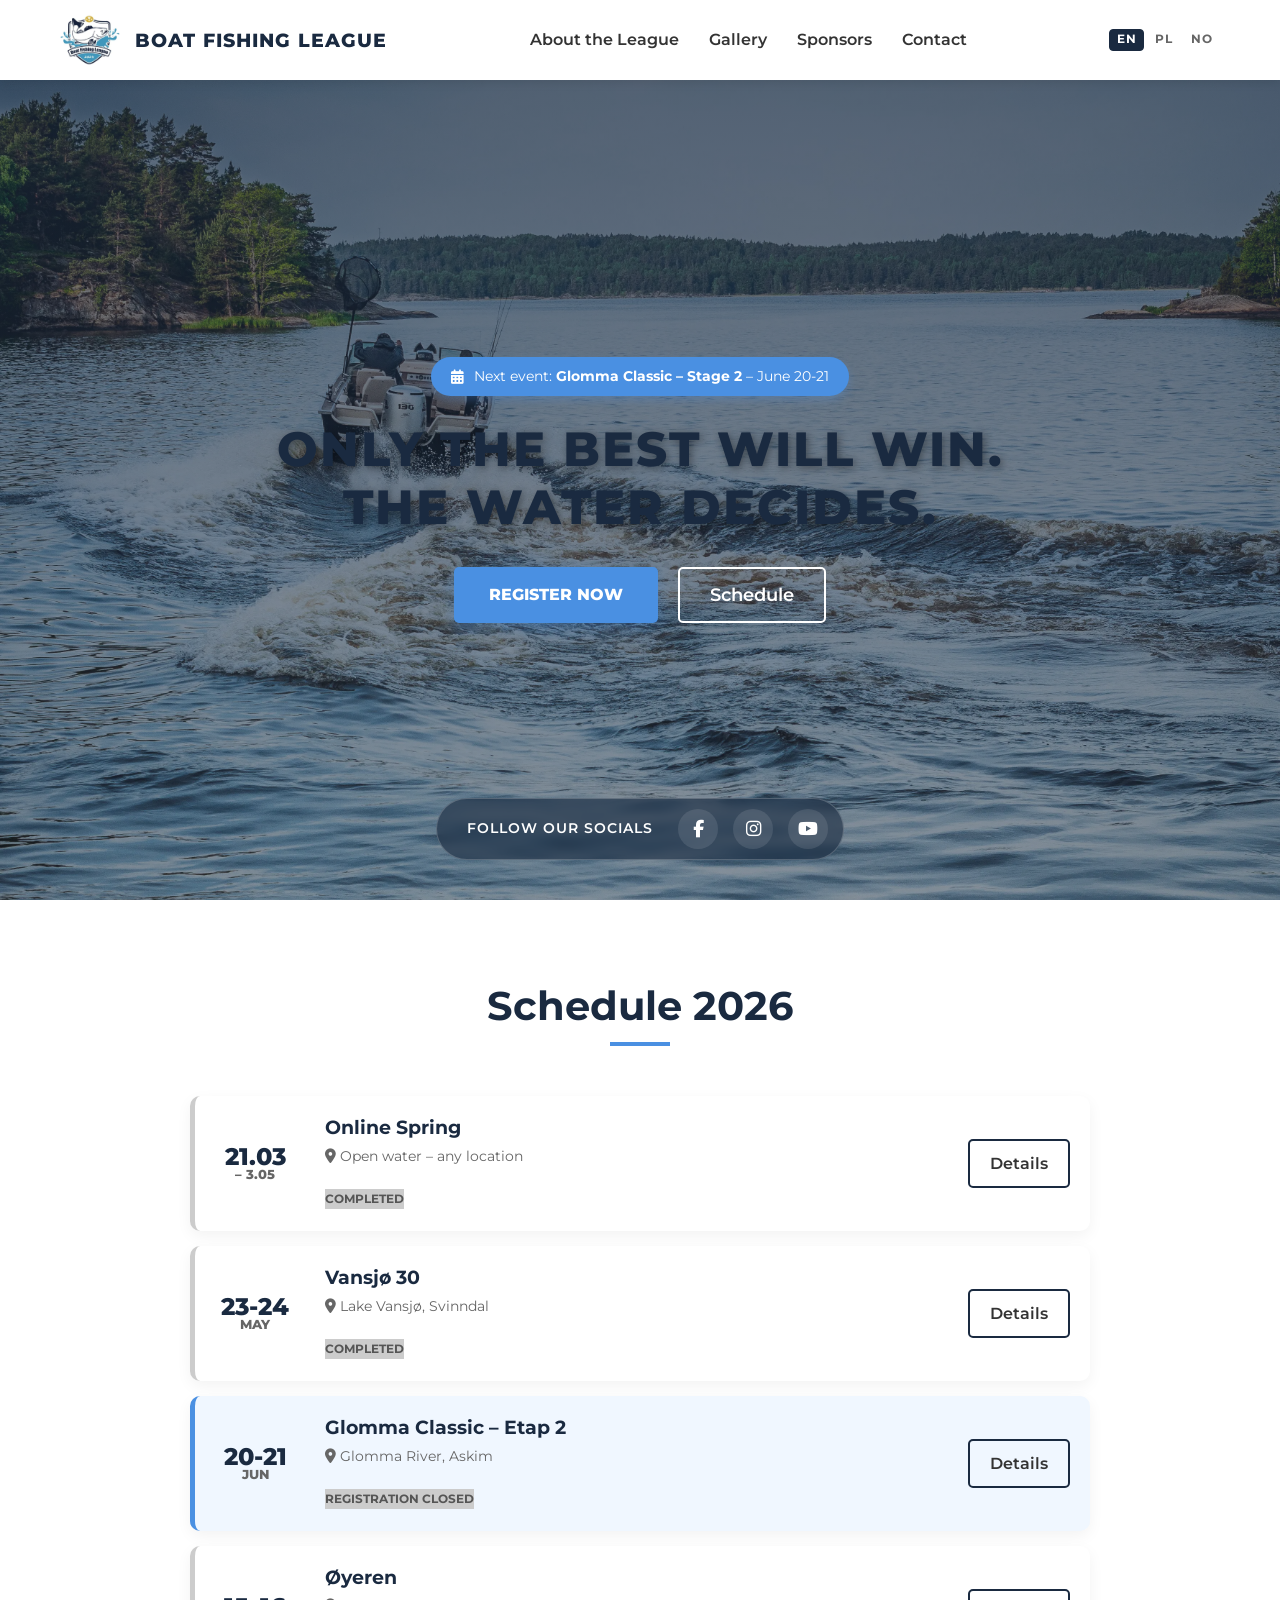
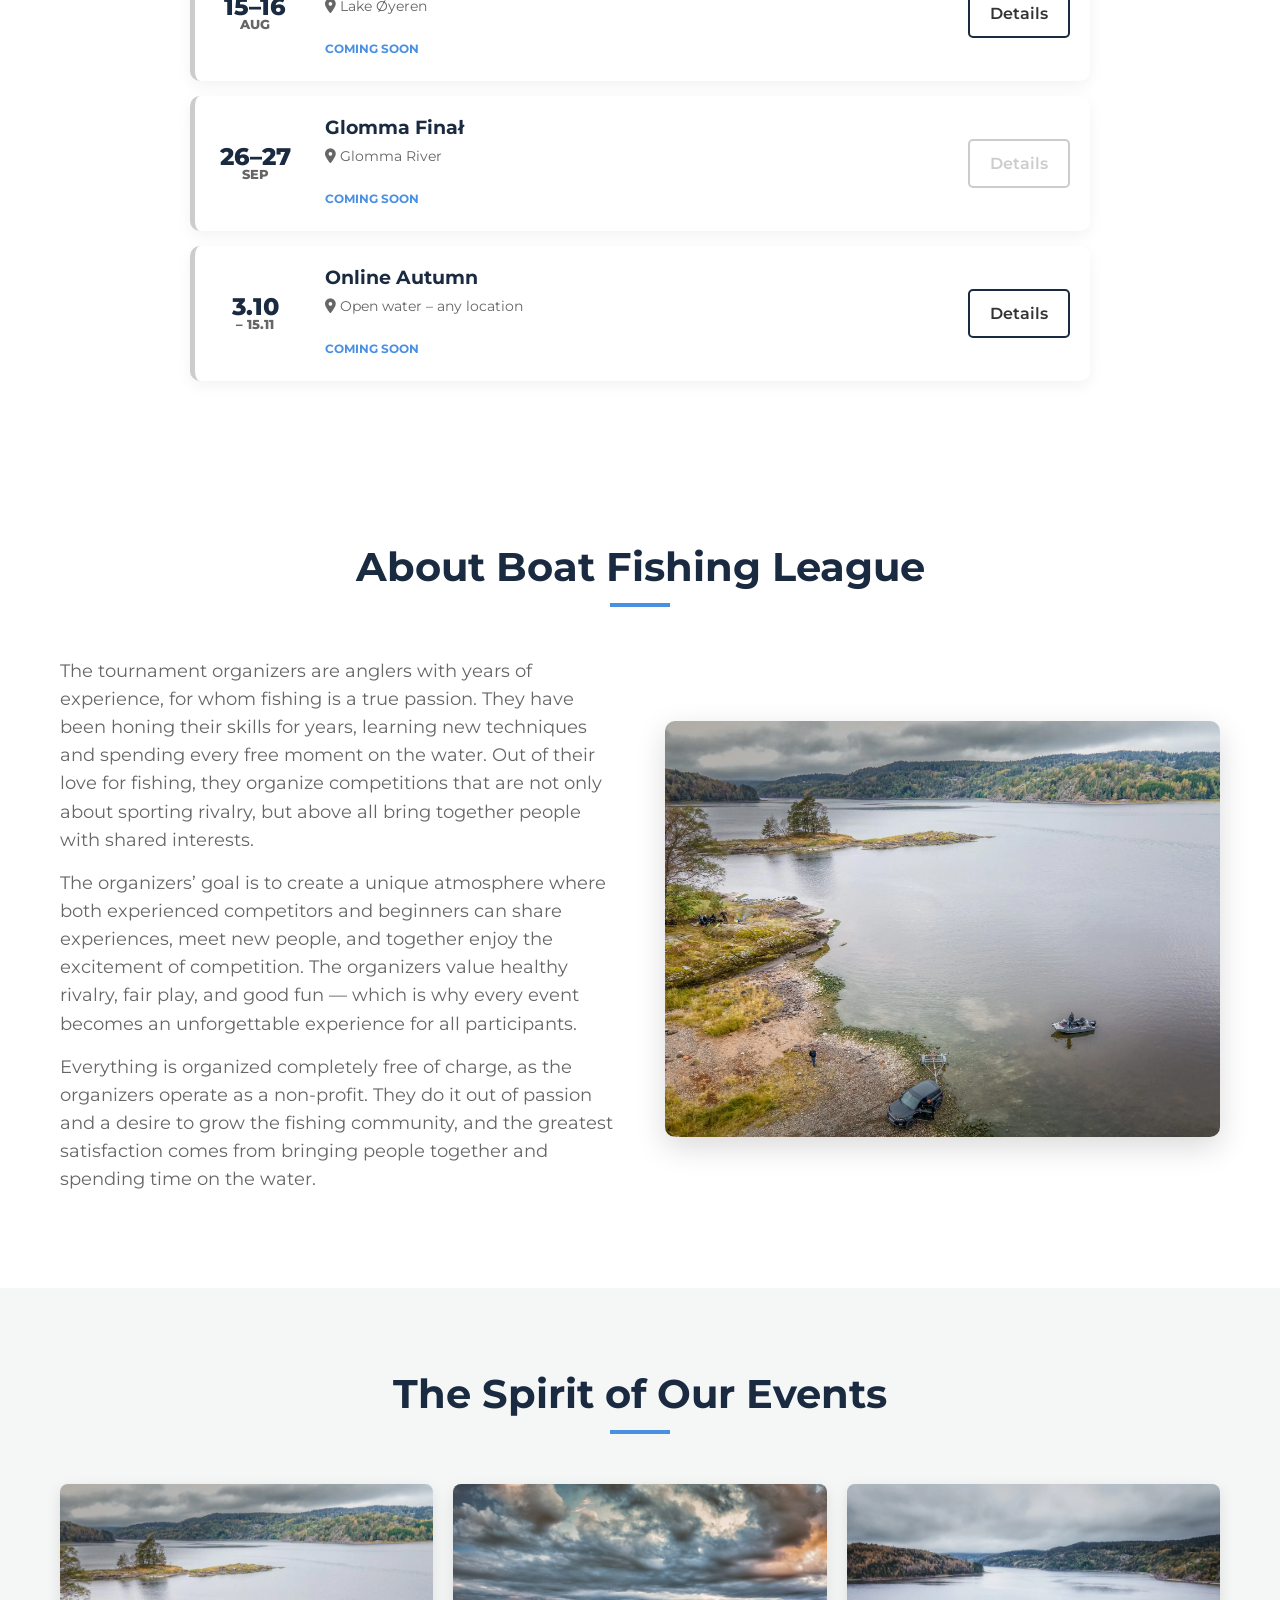
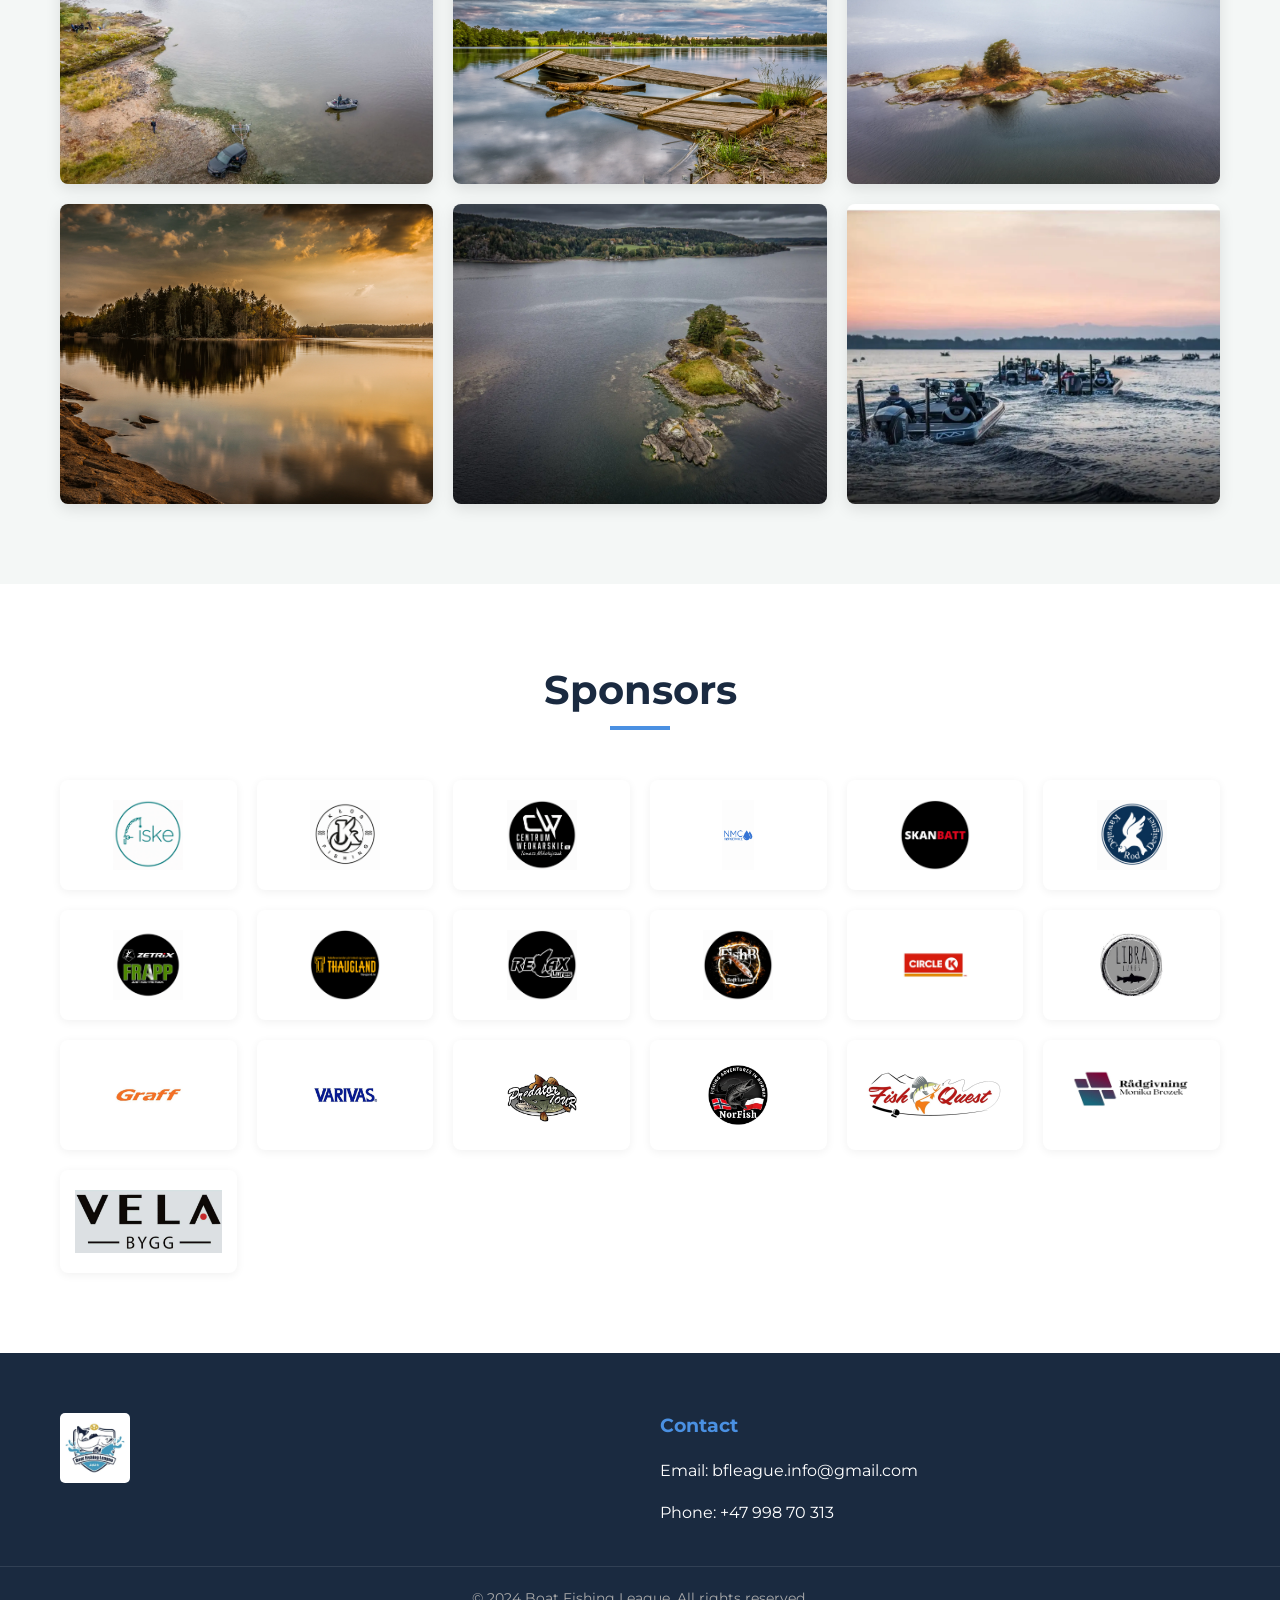
<file: index.html>
<!doctype html>
<html lang="en" data-i18n-title="page.title">
  <head>
    <meta charset="UTF-8" />
    <meta name="viewport" content="width=device-width, initial-scale=1.0" />
    <title>Boat Fishing League | Professional Fishing League</title>
    <link rel="icon" type="image/webp" href="./media/logo.webp" />
    <link rel="stylesheet" href="style.css" />
    <link
      href="https://fonts.googleapis.com/css2?family=Montserrat:wght@400;600;800&display=swap"
      rel="stylesheet"
    />
    <link
      rel="stylesheet"
      href="https://cdnjs.cloudflare.com/ajax/libs/font-awesome/6.4.0/css/all.min.css"
    />
  </head>
  <body>
    <header class="navbar">
      <div class="container nav-container">
        <a href="#" class="logo">
          <img src="./media/logo.webp" alt="Boat Fishing League Logo" />
          <span class="logo-text">Boat Fishing League</span>
        </a>
        <nav class="nav-links">
          <a href="#o-nas" data-i18n="nav.about">About the League</a>
          <a href="#galeria" data-i18n="nav.gallery">Gallery</a>
          <a href="#sponsorzy" data-i18n="nav.sponsors">Sponsors</a>
          <a href="#kontakt" data-i18n="nav.contact">Contact</a>
        </nav>
        <div class="lang-switcher">
          <button class="lang-btn" data-lang="en" aria-pressed="true" title="English">EN</button>
          <button class="lang-btn" data-lang="pl" aria-pressed="false" title="Polski">PL</button>
          <button class="lang-btn" data-lang="no" aria-pressed="false" title="Norsk">NO</button>
        </div>
        <button class="nav-toggle" aria-label="Menu" aria-expanded="false">
          <span></span>
          <span></span>
          <span></span>
        </button>
      </div>
    </header>

    <section class="hero">
      <div class="hero-content">
        <a href="./tournaments/glomma_classic_2.html" class="next-event-badge">
          <i class="fas fa-calendar-alt"></i>
          <span data-i18n-html="hero.badge.text">Next event: <strong>Glomma Classic – Stage 2</strong> – June 20-21</span>
        </a>

        <h1>Only the best will win.<br />The water decides.</h1>

        <div class="hero-btns">
          <a
            href="./tournaments/glomma_classic_2.html"
            class="btn-primary-large"
            data-i18n="hero.register"
            >Register Now</a
          >
          <a href="#terminarz" class="btn-secondary" data-i18n="hero.schedule">Schedule</a>
        </div>
      </div>

      <div class="hero-socials">
        <span data-i18n="hero.socials">Follow our socials</span>
        <a
          href="https://www.facebook.com/profile.php?id=61556155284637"
          target="_blank"
          aria-label="Facebook"
        >
          <i class="fab fa-facebook-f"></i>
        </a>
        <a
          href="https://www.instagram.com/boatfishingleague.official/?igsh=MWF5em00OXhvbTdncQ%3D%3D&utm_source=qr&fbclid=IwY2xjawRwOVVleHRuA2FlbQIxMABicmlkETB3eHM2Zm5scG1QZlVBMzUyc3J0YwZhcHBfaWQPNTE0NzcxNTY5MjI4MDYxAAEeEvO8fvck0DDVHm8iXkCFe1ttn9k77Ga0HYNTlNaCGKZzQ0CMjMNeVmjp_po_aem_hQAX409ZD8eNt70Z_0lSbQ"
          target="_blank"
          aria-label="Instagram"
        >
          <i class="fab fa-instagram"></i>
        </a>
        <a
          href="https://youtube.com/@boatfishingleague?si=8soPc6bQLCnEJpps"
          target="_blank"
          aria-label="YouTube"
        >
          <i class="fab fa-youtube"></i>
        </a>
      </div>
    </section>

    <section id="terminarz" class="section-padding">
      <div class="container">
        <div class="section-header">
          <h2 data-i18n="schedule.title">Schedule 2026</h2>
          <div class="divider center"></div>
        </div>

        <div class="events-grid">
          <div class="event-card">
            <div class="event-date">21.03<span>– 3.05</span></div>
            <div class="event-info">
              <h3>Online Spring</h3>
              <p>
                <i class="fas fa-map-marker-alt"></i>
                <span data-i18n="event.online_spring.location">Open water – any location</span>
              </p>
              <span class="status" style="background: #ccc; color: #555" data-i18n="event.status.completed">Completed</span>
            </div>
            <a href="./tournaments/online_spring.html" class="btn-event" data-i18n="event.details">Details</a>
          </div>

          <div class="event-card">
            <div class="event-date">23-24 <span data-i18n="event.vansjo.month">MAY</span></div>
            <div class="event-info">
              <h3>Vansjø 30</h3>
              <p>
                <i class="fas fa-map-marker-alt"></i>
                <span data-i18n="event.vansjo.location">Lake Vansjø, Svinndal</span>
              </p>
              <span class="status" style="background: #ccc; color: #555" data-i18n="event.status.completed"
                >Completed</span
              >
            </div>
            <a href="./tournaments/vansjo_30.html" class="btn-event" data-i18n="event.details"
              >Details</a
            >
          </div>

          <div class="event-card highlight" id="najblizsze-zawody">
            <div class="event-date">20-21 <span data-i18n="event.glomma.month">JUN</span></div>
            <div class="event-info">
              <h3>Glomma Classic – Etap 2</h3>
              <p>
                <i class="fas fa-map-marker-alt"></i>
                <span data-i18n="event.glomma.location">Glomma River, Askim</span>
              </p>
              <span class="status" style="background: #ccc; color: #555" data-i18n="event.status.closed">Registration Closed</span>
            </div>
            <a href="./tournaments/glomma_classic_2.html" class="btn-event" data-i18n="event.details"
              >Details</a
            >
          </div>

          <div class="event-card">
            <div class="event-date">15–16 <span data-i18n="event.oyeren.month">AUG</span></div>
            <div class="event-info">
              <h3>Øyeren</h3>
              <p>
                <i class="fas fa-map-marker-alt"></i>
                <span data-i18n="event.oyeren.location">Lake Øyeren</span>
              </p>
              <span class="status" data-i18n="event.status.soon">Coming Soon</span>
            </div>
            <a href="./tournaments/oyeren.html" class="btn-event" data-i18n="event.details">Details</a>
          </div>

          <div class="event-card">
            <div class="event-date">26–27 <span data-i18n="event.glomma_final.month">SEP</span></div>
            <div class="event-info">
              <h3>Glomma Finał</h3>
              <p>
                <i class="fas fa-map-marker-alt"></i>
                <span data-i18n="event.glomma_final.location">Glomma River</span>
              </p>
              <span class="status" data-i18n="event.status.soon">Coming Soon</span>
            </div>
            <span class="btn-event disabled" data-i18n="event.details">Details</span>
          </div>

          <div class="event-card">
            <div class="event-date">3.10<span>– 15.11</span></div>
            <div class="event-info">
              <h3>Online Autumn</h3>
              <p>
                <i class="fas fa-map-marker-alt"></i>
                <span data-i18n="event.online_autumn.location">Open water – any location</span>
              </p>
              <span class="status" data-i18n="event.status.soon">Coming Soon</span>
            </div>
            <a href="./tournaments/online_autumn.html" class="btn-event" data-i18n="event.details">Details</a>
          </div>
        </div>
      </div>
    </section>

    <section id="o-nas" class="section-padding">
      <div class="container">
        <div class="section-header">
          <h2 data-i18n="about.title">About Boat Fishing League</h2>
          <div class="divider center"></div>
        </div>

        <div class="about">
          <div class="about-text">
            <p data-i18n="about.p1">
              The tournament organizers are anglers with years of experience, for whom fishing is a true passion. They have been honing their skills for years, learning new techniques and spending every free moment on the water. Out of their love for fishing, they organize competitions that are not only about sporting rivalry, but above all bring together people with shared interests.
            </p>
            <p data-i18n="about.p2">
              The organizers' goal is to create a unique atmosphere where both experienced competitors and beginners can share experiences, meet new people, and together enjoy the excitement of competition. The organizers value healthy rivalry, fair play, and good fun — which is why every event becomes an unforgettable experience for all participants.
            </p>
            <p data-i18n="about.p3">
              Everything is organized completely free of charge, as the organizers operate as a non-profit. They do it out of passion and a desire to grow the fishing community, and the greatest satisfaction comes from bringing people together and spending time on the water.
            </p>
          </div>
          <div class="about-image">
            <img
              src="./media/gallery/boat-launch-aerial.webp"
              alt="Anglers on a boat during competition"
            />
          </div>
        </div>
      </div>
    </section>

    <section id="galeria" class="gallery section-padding bg-light">
      <div class="container">
        <div class="section-header">
          <h2 data-i18n="gallery.title">The Spirit of Our Events</h2>
          <div class="divider center"></div>
        </div>
        <div class="gallery-grid">
          <!-- GALLERY:START -->
          <img
            src="./media/gallery/boat-launch-aerial.webp"
            alt="Boat Launch Aerial"
            class="gallery-img"
          />
          <img
            src="./media/gallery/broken-dock-sunset.webp"
            alt="Broken Dock Sunset"
            class="gallery-img"
          />
          <img
            src="./media/gallery/island-fjord-aerial.webp"
            alt="Island Fjord Aerial"
            class="gallery-img"
          />
          <img
            src="./media/gallery/lake-golden-hour.webp"
            alt="Lake Golden Hour"
            class="gallery-img"
          />
          <img
            src="./media/gallery/rocky-island-aerial.webp"
            alt="Rocky Island Aerial"
            class="gallery-img"
          />
          <img
            src="./media/gallery/tournament-boats-dawn.webp"
            alt="Tournament Boats Dawn"
            class="gallery-img"
          />
          <!-- GALLERY:END -->
        </div>
      </div>
    </section>

    <section id="sponsorzy" class="section-padding">
      <div class="container">
        <div class="section-header">
          <h2 data-i18n="sponsors.title">Sponsors</h2>
          <div class="divider center"></div>
        </div>

        <!-- Loga generowane automatycznie przez scripts/generate-sponsors.js — wrzuć plik do media/sponsors/ i zrób push. -->
        <div class="sponsors-grid">
          <!-- SPONSORS:START -->
          <div class="sponsor-slot">
            <img
              src="./media/sponsors/0FF67491-E7A2-4674-924C-4B1BF46CC4A8.png"
              alt="Sponsor 1"
            />
          </div>
          <div class="sponsor-slot">
            <img
              src="./media/sponsors/2DED3704-371A-4A4A-BBF7-409C88AAFD53.png"
              alt="Sponsor 2"
            />
          </div>
          <div class="sponsor-slot">
            <img
              src="./media/sponsors/3858EBE7-0057-4DE5-8B0A-4CDFDEFE9D7B.png"
              alt="Sponsor 3"
            />
          </div>
          <div class="sponsor-slot">
            <img
              src="./media/sponsors/42B1AD2C-C486-46E8-942E-C0FEF49B4E60.png"
              alt="Sponsor 4"
            />
          </div>
          <div class="sponsor-slot">
            <img
              src="./media/sponsors/4E5802DB-EDD1-4ECE-A03E-7149ADF17E52.png"
              alt="Sponsor 5"
            />
          </div>
          <div class="sponsor-slot">
            <img
              src="./media/sponsors/5720F206-BB0F-43FB-96FE-C673C3798E3F.png"
              alt="Sponsor 6"
            />
          </div>
          <div class="sponsor-slot">
            <img
              src="./media/sponsors/774647FD-263C-4F2F-AA0D-671EFEB92536.png"
              alt="Sponsor 7"
            />
          </div>
          <div class="sponsor-slot">
            <img
              src="./media/sponsors/918BC970-A621-4C79-970E-899C8B42A0C0.png"
              alt="Sponsor 8"
            />
          </div>
          <div class="sponsor-slot">
            <img
              src="./media/sponsors/CE99BD8C-AFF8-4593-A2DC-83D17A729377.png"
              alt="Sponsor 9"
            />
          </div>
          <div class="sponsor-slot">
            <img
              src="./media/sponsors/D0FA9438-1A2D-488E-81F8-14281ED74B90.png"
              alt="Sponsor 10"
            />
          </div>
          <div class="sponsor-slot">
            <img src="./media/sponsors/IMG_2753.JPG" alt="Sponsor 11" />
          </div>
          <div class="sponsor-slot">
            <img src="./media/sponsors/IMG_2858.JPG" alt="Sponsor 12" />
          </div>
          <div class="sponsor-slot">
            <img src="./media/sponsors/IMG_3053.JPG" alt="Sponsor 13" />
          </div>
          <div class="sponsor-slot">
            <img src="./media/sponsors/IMG_3361.JPG" alt="Sponsor 14" />
          </div>
          <div class="sponsor-slot">
            <img src="./media/sponsors/IMG_3374.JPG" alt="Sponsor 15" />
          </div>
          <div class="sponsor-slot">
            <img src="./media/sponsors/IMG_3384.JPG" alt="Sponsor 16" />
          </div>
          <div class="sponsor-slot">
            <img src="./media/sponsors/IMG_3385.JPG" alt="Sponsor 17" />
          </div>
          <div class="sponsor-slot">
            <img src="./media/sponsors/IMG_3386.JPG" alt="Sponsor 18" />
          </div>
          <div class="sponsor-slot">
            <img src="./media/sponsors/IMG_3387.JPG" alt="Sponsor 19" />
          </div>
          <!-- SPONSORS:END -->
        </div>
      </div>
    </section>

    <footer id="kontakt" class="footer">
      <div class="container footer-content">
        <div class="footer-col">
          <img
            src="./media/logo.webp"
            alt="BFL Logo White"
            class="footer-logo"
          />
        </div>
        <div class="footer-col">
          <h3 data-i18n="footer.contact">Contact</h3>
          <p data-i18n="footer.email">Email: bfleague.info@gmail.com</p>
          <p data-i18n="footer.phone">Phone: +47 998 70 313</p>
        </div>
      </div>
      <div class="footer-bottom">
        <p data-i18n="footer.rights">&copy; 2024 Boat Fishing League. All rights reserved.</p>
      </div>
    </footer>
    <script src="./i18n.js"></script>
    <script>
      const toggle = document.querySelector('.nav-toggle');
      const navLinks = document.querySelector('.nav-links');
      toggle.addEventListener('click', () => {
        const isOpen = navLinks.classList.toggle('open');
        toggle.classList.toggle('open', isOpen);
        toggle.setAttribute('aria-expanded', isOpen);
      });
      navLinks.querySelectorAll('a').forEach((link) => {
        link.addEventListener('click', () => {
          navLinks.classList.remove('open');
          toggle.classList.remove('open');
          toggle.setAttribute('aria-expanded', 'false');
        });
      });
    </script>
  </body>
</html>
</file>
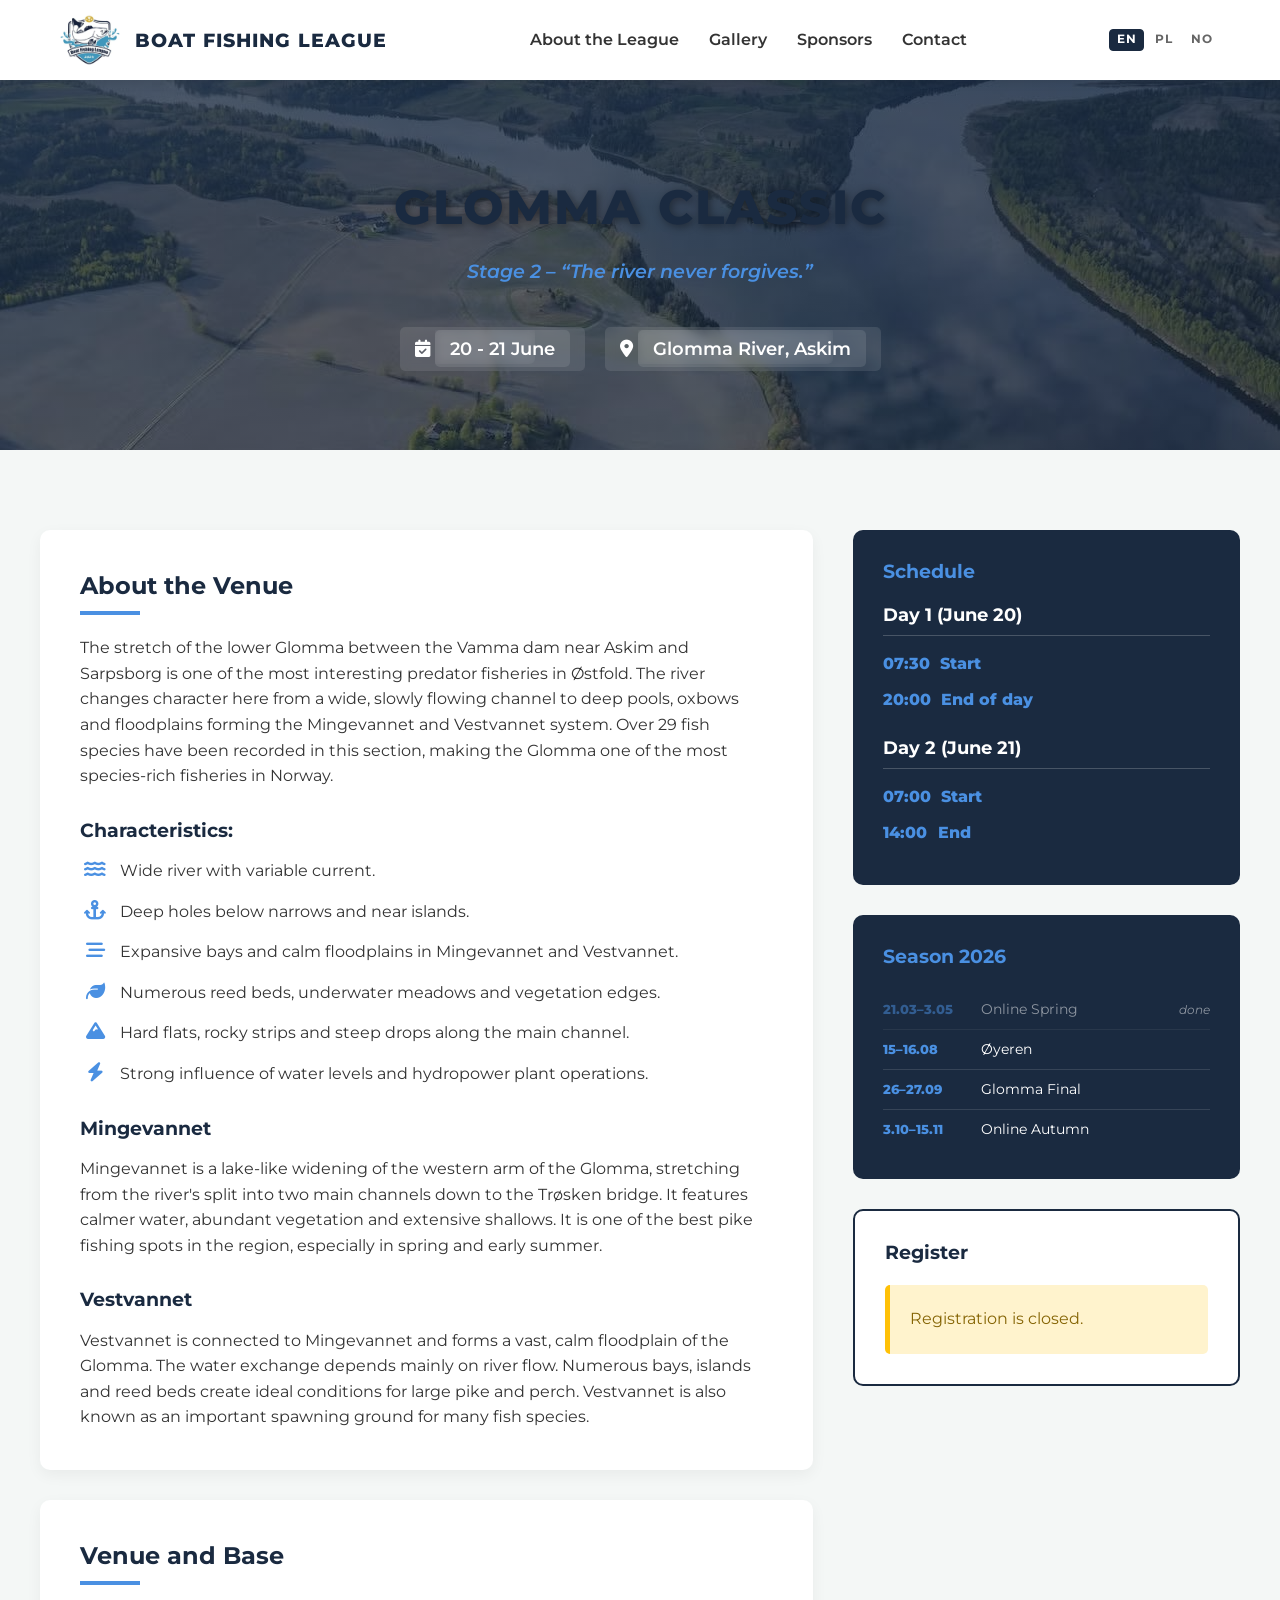
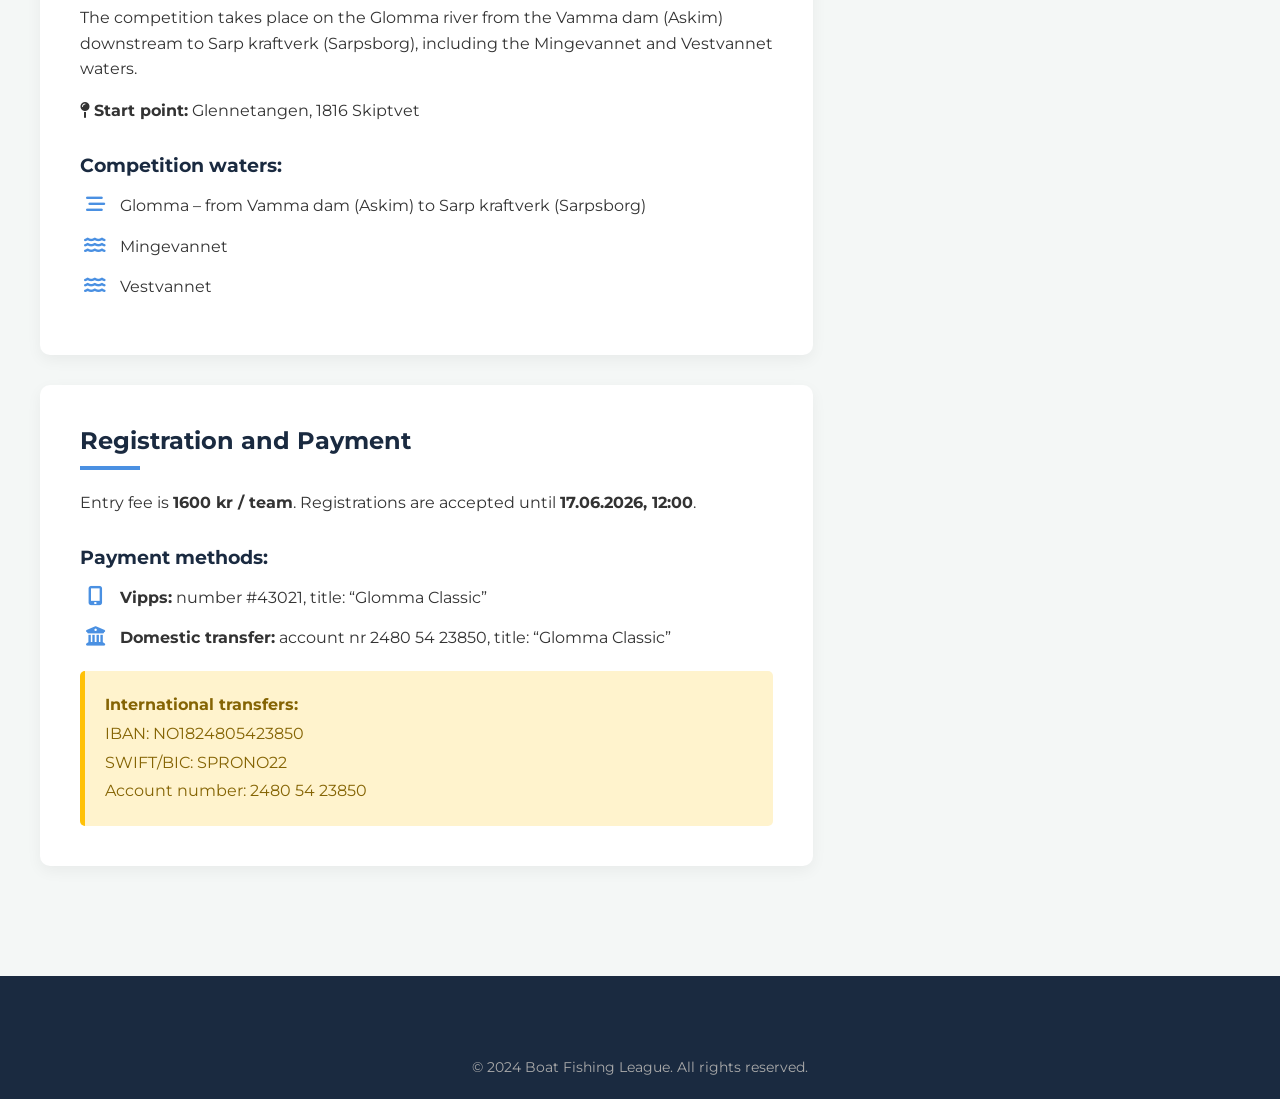
<file: tournaments/glomma_classic_2.html>
<!doctype html>
<html lang="en" data-i18n-title="glomma.page.title">
  <head>
    <meta charset="UTF-8" />
    <meta name="viewport" content="width=device-width, initial-scale=1.0" />
    <title>Glomma Classic – Stage 2 | Boat Fishing League</title>
    <link rel="icon" type="image/webp" href="../media/logo.webp" />
    <link rel="stylesheet" href="../style.css" />
    <link rel="stylesheet" href="tournament_style.css" />
    <link
      href="https://fonts.googleapis.com/css2?family=Montserrat:wght@400;600;800&display=swap"
      rel="stylesheet"
    />
    <link
      rel="stylesheet"
      href="https://cdnjs.cloudflare.com/ajax/libs/font-awesome/6.4.0/css/all.min.css"
    />
    <style>
      .event-hero {
        background:
          linear-gradient(rgba(26, 42, 64, 0.8), rgba(26, 42, 64, 0.6)),
          url('../media/glomma/glomma.jpg') center/cover no-repeat;
      }
    </style>
  </head>
  <body class="bg-light">
    <header class="navbar">
      <div class="container nav-container">
        <a href="../index.html" class="logo">
          <img
            src="../media/logo.webp"
            alt="Boat Fishing League Logo"
          />
          <span class="logo-text">Boat Fishing League</span>
        </a>
        <nav class="nav-links">
          <a href="../index.html#o-nas" data-i18n="nav.about">About the League</a>
          <a href="../index.html#galeria" data-i18n="nav.gallery">Gallery</a>
          <a href="../index.html#sponsorzy" data-i18n="nav.sponsors">Sponsors</a>
          <a href="../index.html#kontakt" data-i18n="nav.contact">Contact</a>
        </nav>
        <div class="lang-switcher">
          <button class="lang-btn" data-lang="en" aria-pressed="true" title="English">EN</button>
          <button class="lang-btn" data-lang="pl" aria-pressed="false" title="Polski">PL</button>
          <button class="lang-btn" data-lang="no" aria-pressed="false" title="Norsk">NO</button>
        </div>
        <button class="nav-toggle" aria-label="Menu" aria-expanded="false">
          <span></span>
          <span></span>
          <span></span>
        </button>
      </div>
    </header>

    <section class="hero event-hero">
      <div class="hero-content">
        <h1>Glomma Classic</h1>
        <p class="event-subtitle" data-i18n="glomma.subtitle">Stage 2 – "The river never forgives."</p>
        <div class="event-meta">
          <span><i class="fas fa-calendar-check"></i> <span data-i18n="glomma.date">20 - 21 June</span></span>
          <span><i class="fas fa-map-marker-alt"></i> <span data-i18n="glomma.location">Glomma River, Askim</span></span>
        </div>
      </div>
    </section>

    <section class="section-padding container">
      <div class="event-layout">

        <div class="event-main-content">
          <div class="content-box">
            <h2 data-i18n="glomma.fishing.title">About the Venue</h2>
            <div class="divider"></div>
            <p data-i18n="glomma.fishing.p">
              The stretch of the lower Glomma between the Vamma dam near Askim and Sarpsborg is one of the most interesting predator fisheries in Østfold. The river changes character here from a wide, slowly flowing channel to deep pools, oxbows and floodplains forming the Mingevannet and Vestvannet system. Over 29 fish species have been recorded in this section, making the Glomma one of the most species-rich fisheries in Norway.
            </p>
            <h3 data-i18n="glomma.fishing.char">Characteristics:</h3>
            <ul class="feature-list">
              <li><i class="fas fa-water"></i><span data-i18n="glomma.fishing.f1">Wide river with variable current.</span></li>
              <li><i class="fas fa-anchor"></i><span data-i18n="glomma.fishing.f2">Deep holes below narrows and near islands.</span></li>
              <li><i class="fas fa-stream"></i><span data-i18n="glomma.fishing.f3">Expansive bays and calm floodplains in Mingevannet and Vestvannet.</span></li>
              <li><i class="fas fa-leaf"></i><span data-i18n="glomma.fishing.f4">Numerous reed beds, underwater meadows and vegetation edges.</span></li>
              <li><i class="fas fa-mountain"></i><span data-i18n="glomma.fishing.f5">Hard flats, rocky strips and steep drops along the main channel.</span></li>
              <li><i class="fas fa-bolt"></i><span data-i18n="glomma.fishing.f6">Strong influence of water levels and hydropower plant operations.</span></li>
            </ul>
            <h3 data-i18n="glomma.fishing.mingevannet.title">Mingevannet</h3>
            <p data-i18n="glomma.fishing.mingevannet.p">
              Mingevannet is a lake-like widening of the western arm of the Glomma, stretching from the river's split into two main channels down to the Trøsken bridge. It features calmer water, abundant vegetation and extensive shallows. It is one of the best pike fishing spots in the region, especially in spring and early summer.
            </p>
            <h3 data-i18n="glomma.fishing.vestvannet.title">Vestvannet</h3>
            <p data-i18n="glomma.fishing.vestvannet.p">
              Vestvannet is connected to Mingevannet and forms a vast, calm floodplain of the Glomma. The water exchange depends mainly on river flow. Numerous bays, islands and reed beds create ideal conditions for large pike and perch. Vestvannet is also known as an important spawning ground for many fish species.
            </p>
          </div>

          <div class="content-box">
            <h2 data-i18n="glomma.venue.title">Venue and Base</h2>
            <div class="divider"></div>
            <p data-i18n="glomma.venue.p">
              The competition takes place on the Glomma river from the Vamma dam (Askim) downstream to Sarpsfossen, including the Minge and Vestvannet waters.
            </p>
            <p>
              <i class="fas fa-map-pin"></i>
              <strong data-i18n="glomma.venue.start_label">Start point:</strong>
              Glennetangen, 1816 Skiptvet
            </p>
            <h3 data-i18n="glomma.waters.title">Competition waters:</h3>
            <ul class="feature-list">
              <li><i class="fas fa-stream"></i> <span data-i18n="glomma.waters.1">Glomma – from Vamma dam to Sarpsfossen</span></li>
              <li><i class="fas fa-water"></i> <span data-i18n="glomma.waters.2">Minge waters</span></li>
              <li><i class="fas fa-water"></i> <span data-i18n="glomma.waters.3">Vestvannet</span></li>
            </ul>
          </div>

          <div class="content-box">
            <h2 data-i18n="glomma.reg.title">Registration and Payment</h2>
            <div class="divider"></div>
            <p data-i18n-html="glomma.reg.p">
              Entry fee is <strong>1600 kr / team</strong>. Registrations are accepted until <strong>17.06.2026, 12:00</strong>.
            </p>
            <h3 data-i18n="glomma.pay.title">Payment methods:</h3>
            <ul class="feature-list">
              <li>
                <i class="fas fa-mobile-alt"></i>
                <div data-i18n-html="glomma.pay.vipps"><strong>Vipps:</strong> number #43021, title: "Glomma Classic"</div>
              </li>
              <li>
                <i class="fas fa-university"></i>
                <div data-i18n-html="glomma.pay.transfer"><strong>Domestic transfer:</strong> account nr 2480 54 23850, title: "Glomma Classic"</div>
              </li>
            </ul>
            <div class="alert-box" data-i18n-html="glomma.alert.international">
              <strong>International transfers:</strong><br />
              IBAN: NO1824805423850<br />
              SWIFT/BIC: SPRONO22<br />
              Account number: 2480 54 23850
            </div>
          </div>
        </div>

        <div class="event-sidebar">
          <div class="sidebar-widget schedule-widget">
            <h3 data-i18n="glomma.schedule.title">Schedule</h3>
            <div class="day-schedule">
              <h4 data-i18n="glomma.schedule.day1">Day 1 (June 20)</h4>
              <ul>
                <li><span>07:30</span> <span data-i18n="glomma.schedule.start">Start</span></li>
                <li><span>20:00</span> <span data-i18n="glomma.schedule.end_day">End of day</span></li>
              </ul>
            </div>
            <div class="day-schedule">
              <h4 data-i18n="glomma.schedule.day2">Day 2 (June 21)</h4>
              <ul>
                <li><span>07:00</span> <span data-i18n="glomma.schedule.start">Start</span></li>
                <li><span>14:00</span> <span data-i18n="glomma.schedule.end">End</span></li>
              </ul>
            </div>
          </div>

          <div class="sidebar-widget">
            <h3 data-i18n="glomma.season.title">Season 2026</h3>
            <ul class="season-list">
              <li class="done">
                <span class="s-date">21.03–3.05</span>
                <span data-i18n="glomma.season.online_spring">Online Spring</span>
                <span class="s-done" data-i18n="glomma.season.done">done</span>
              </li>
              <li>
                <span class="s-date">15–16.08</span>
                <span data-i18n="glomma.season.oyeren">Øyeren</span>
              </li>
              <li>
                <span class="s-date">26–27.09</span>
                <span data-i18n="glomma.season.glomma_final">Glomma Finał</span>
              </li>
              <li>
                <span class="s-date">3.10–15.11</span>
                <span data-i18n="glomma.season.online_autumn">Online Autumn</span>
              </li>
            </ul>
          </div>

          <div class="sidebar-widget action-widget" id="zapisy">
            <h3 data-i18n="glomma.register.title">Register</h3>
            <div class="alert-box" style="margin-top: 0;" data-i18n="glomma.register.closed">Registration is closed.</div>
          </div>
        </div>
      </div>
    </section>

    <footer class="footer">
      <div class="container footer-bottom" style="border-top: none">
        <p data-i18n="footer.rights">&copy; 2024 Boat Fishing League. All rights reserved.</p>
      </div>
    </footer>
    <script src="../i18n.js"></script>
    <script>
      const toggle = document.querySelector('.nav-toggle');
      const navLinks = document.querySelector('.nav-links');
      toggle.addEventListener('click', () => {
        const isOpen = navLinks.classList.toggle('open');
        toggle.classList.toggle('open', isOpen);
        toggle.setAttribute('aria-expanded', isOpen);
      });
      navLinks.querySelectorAll('a').forEach(link => {
        link.addEventListener('click', () => {
          navLinks.classList.remove('open');
          toggle.classList.remove('open');
          toggle.setAttribute('aria-expanded', 'false');
        });
      });
    </script>
  </body>
</html>
</file>
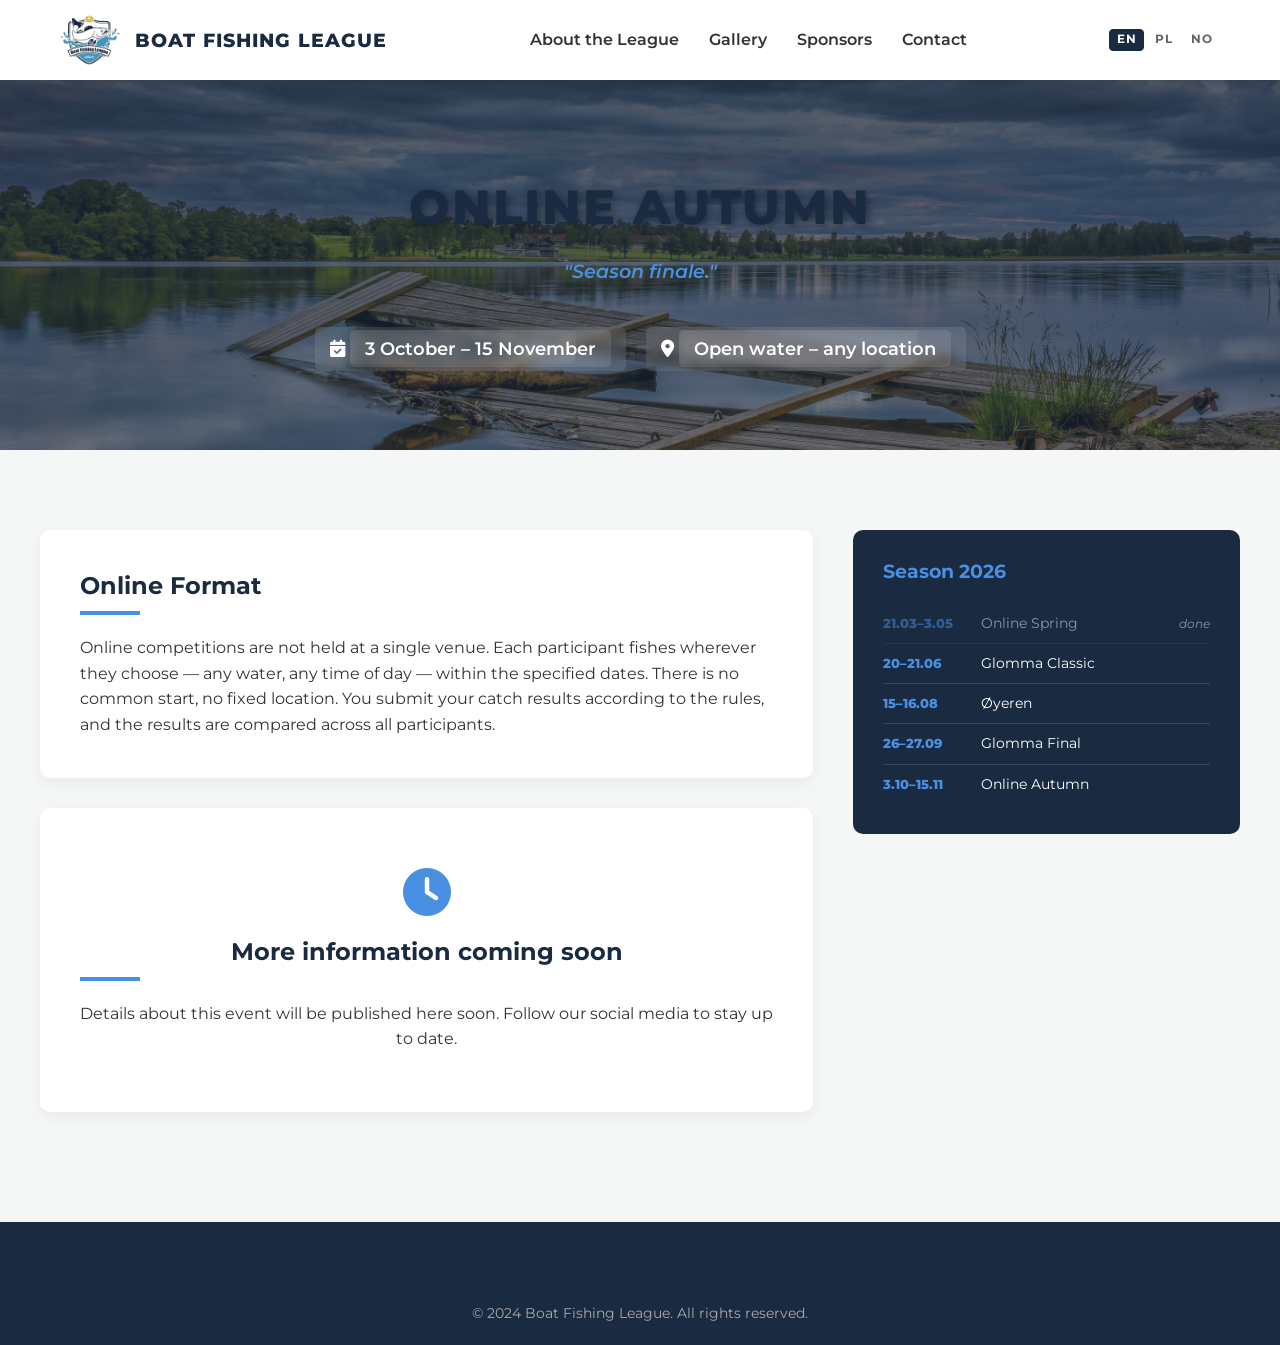
<file: tournaments/online_autumn.html>
<!doctype html>
<html lang="en" data-i18n-title="online_autumn.page.title">
  <head>
    <meta charset="UTF-8" />
    <meta name="viewport" content="width=device-width, initial-scale=1.0" />
    <title>Online Autumn | Boat Fishing League</title>
    <link rel="icon" type="image/webp" href="../media/logo.webp" />
    <link rel="stylesheet" href="../style.css" />
    <link rel="stylesheet" href="tournament_style.css" />
    <link
      href="https://fonts.googleapis.com/css2?family=Montserrat:wght@400;600;800&display=swap"
      rel="stylesheet"
    />
    <link
      rel="stylesheet"
      href="https://cdnjs.cloudflare.com/ajax/libs/font-awesome/6.4.0/css/all.min.css"
    />
    <style>
      .event-hero {
        background:
          linear-gradient(rgba(26, 42, 64, 0.8), rgba(26, 42, 64, 0.6)),
          url('../media/gallery/broken-dock-sunset.webp') center/cover no-repeat;
      }
    </style>
  </head>
  <body class="bg-light">
    <header class="navbar">
      <div class="container nav-container">
        <a href="../index.html" class="logo">
          <img src="../media/logo.webp" alt="Boat Fishing League Logo" />
          <span class="logo-text">Boat Fishing League</span>
        </a>
        <nav class="nav-links">
          <a href="../index.html#o-nas" data-i18n="nav.about">About the League</a>
          <a href="../index.html#galeria" data-i18n="nav.gallery">Gallery</a>
          <a href="../index.html#sponsorzy" data-i18n="nav.sponsors">Sponsors</a>
          <a href="../index.html#kontakt" data-i18n="nav.contact">Contact</a>
        </nav>
        <div class="lang-switcher">
          <button class="lang-btn" data-lang="en" aria-pressed="true" title="English">EN</button>
          <button class="lang-btn" data-lang="pl" aria-pressed="false" title="Polski">PL</button>
          <button class="lang-btn" data-lang="no" aria-pressed="false" title="Norsk">NO</button>
        </div>
        <button class="nav-toggle" aria-label="Menu" aria-expanded="false">
          <span></span>
          <span></span>
          <span></span>
        </button>
      </div>
    </header>

    <section class="hero event-hero">
      <div class="hero-content">
        <h1>Online Autumn</h1>
        <p class="event-subtitle" data-i18n="online_autumn.subtitle">"Season finale."</p>
        <div class="event-meta">
          <span><i class="fas fa-calendar-check"></i> <span data-i18n="online_autumn.date">3 October – 15 November</span></span>
          <span><i class="fas fa-map-marker-alt"></i> <span data-i18n="online_autumn.location">Open water – any location</span></span>
        </div>
      </div>
    </section>

    <section class="section-padding container">
      <div class="event-layout">
        <div class="event-main-content">
          <div class="content-box">
            <h2 data-i18n="online_event.format.title">Online Format</h2>
            <div class="divider"></div>
            <p data-i18n="online_event.format.p">
              Online competitions are not held at a single venue. Each participant fishes wherever they choose — any water, any time of day — within the specified dates. There is no common start, no fixed location. You submit your catch results according to the rules, and the results are compared across all participants.
            </p>
          </div>

          <div class="content-box" style="text-align: center; padding: 60px 40px;">
            <i class="fas fa-clock" style="font-size: 3rem; color: var(--secondary-color); margin-bottom: 20px; display: block;"></i>
            <h2 data-i18n="event.coming_soon.title">More information coming soon</h2>
            <div class="divider"></div>
            <p data-i18n="event.coming_soon.p">Details about this event will be published here soon. Follow our social media to stay up to date.</p>
          </div>
        </div>

        <div class="event-sidebar">
          <div class="sidebar-widget">
            <h3 data-i18n="glomma.season.title">Season 2026</h3>
            <ul class="season-list">
              <li class="done">
                <span class="s-date">21.03–3.05</span>
                <span data-i18n="glomma.season.online_spring">Online Spring</span>
                <span class="s-done" data-i18n="glomma.season.done">done</span>
              </li>
              <li>
                <span class="s-date">20–21.06</span>
                <span>Glomma Classic</span>
              </li>
              <li>
                <span class="s-date">15–16.08</span>
                <span data-i18n="glomma.season.oyeren">Øyeren</span>
              </li>
              <li>
                <span class="s-date">26–27.09</span>
                <span data-i18n="glomma.season.glomma_final">Glomma Finał</span>
              </li>
              <li>
                <span class="s-date">3.10–15.11</span>
                <span data-i18n="glomma.season.online_autumn">Online Autumn</span>
              </li>
            </ul>
          </div>
        </div>
      </div>
    </section>

    <footer class="footer">
      <div class="container footer-bottom" style="border-top: none">
        <p data-i18n="footer.rights">&copy; 2024 Boat Fishing League. All rights reserved.</p>
      </div>
    </footer>
    <script src="../i18n.js"></script>
    <script>
      const toggle = document.querySelector('.nav-toggle');
      const navLinks = document.querySelector('.nav-links');
      toggle.addEventListener('click', () => {
        const isOpen = navLinks.classList.toggle('open');
        toggle.classList.toggle('open', isOpen);
        toggle.setAttribute('aria-expanded', isOpen);
      });
      navLinks.querySelectorAll('a').forEach(link => {
        link.addEventListener('click', () => {
          navLinks.classList.remove('open');
          toggle.classList.remove('open');
          toggle.setAttribute('aria-expanded', 'false');
        });
      });
    </script>
  </body>
</html>
</file>
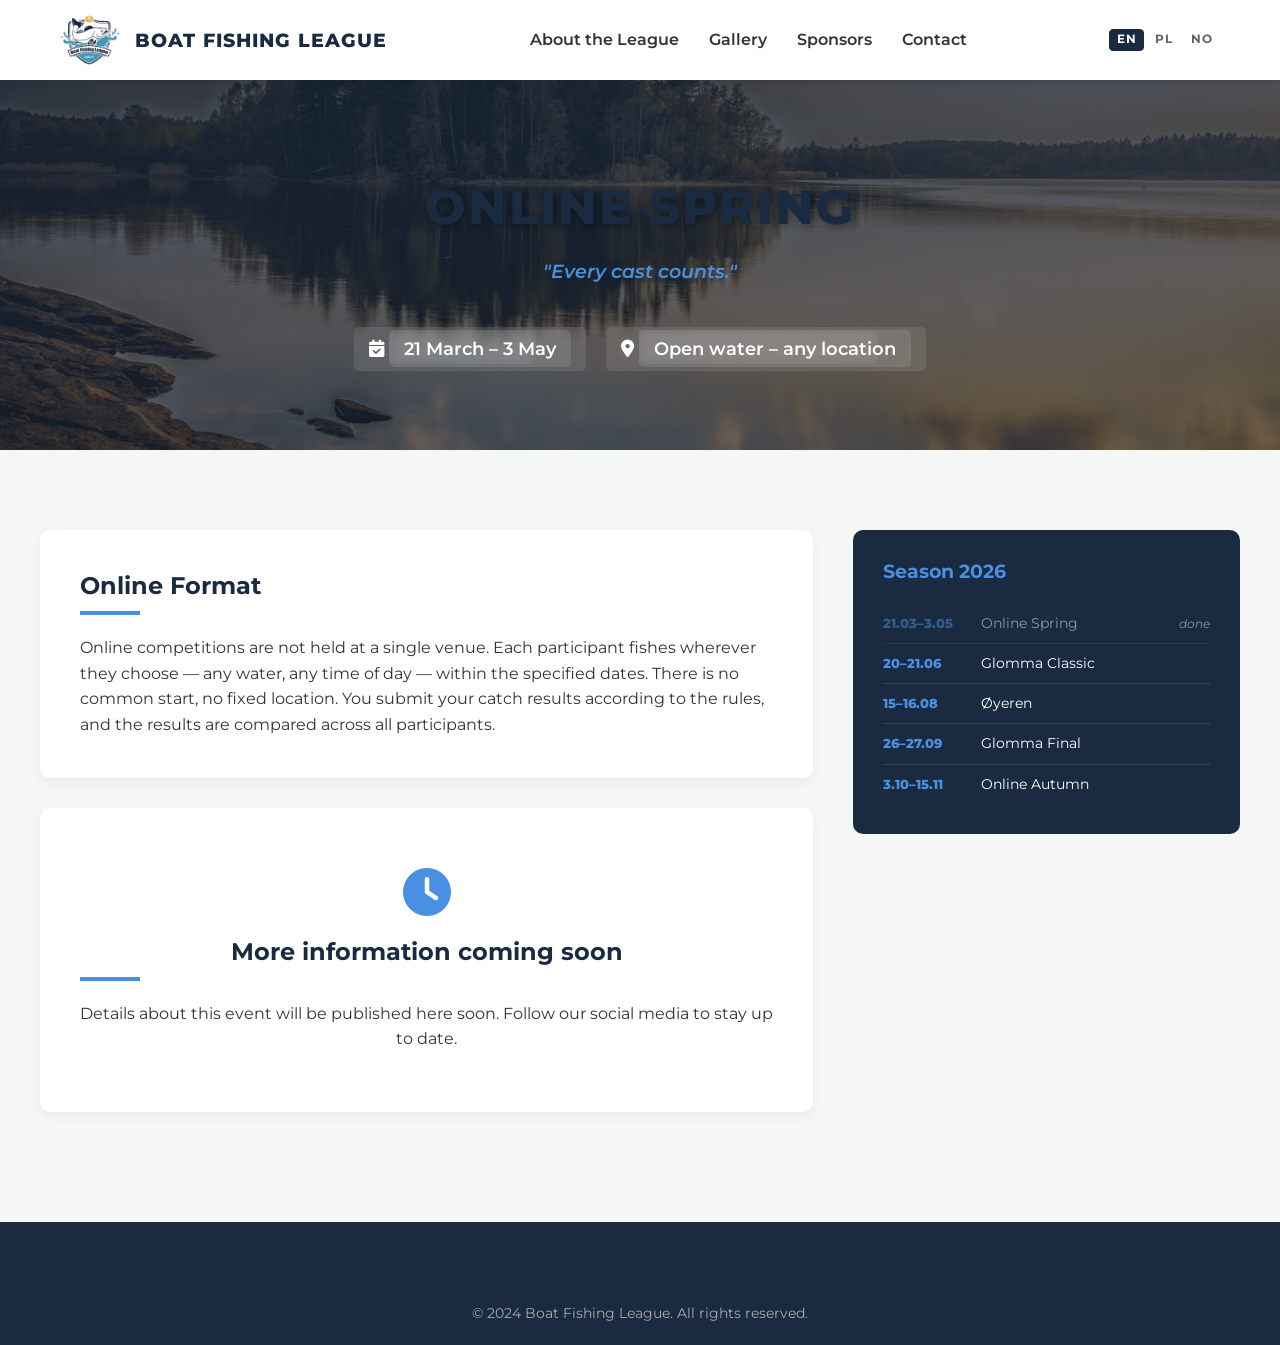
<file: tournaments/online_spring.html>
<!doctype html>
<html lang="en" data-i18n-title="online_spring.page.title">
  <head>
    <meta charset="UTF-8" />
    <meta name="viewport" content="width=device-width, initial-scale=1.0" />
    <title>Online Spring | Boat Fishing League</title>
    <link rel="icon" type="image/webp" href="../media/logo.webp" />
    <link rel="stylesheet" href="../style.css" />
    <link rel="stylesheet" href="tournament_style.css" />
    <link
      href="https://fonts.googleapis.com/css2?family=Montserrat:wght@400;600;800&display=swap"
      rel="stylesheet"
    />
    <link
      rel="stylesheet"
      href="https://cdnjs.cloudflare.com/ajax/libs/font-awesome/6.4.0/css/all.min.css"
    />
    <style>
      .event-hero {
        background:
          linear-gradient(rgba(26, 42, 64, 0.8), rgba(26, 42, 64, 0.6)),
          url('../media/gallery/lake-golden-hour.webp') center/cover no-repeat;
      }
    </style>
  </head>
  <body class="bg-light">
    <header class="navbar">
      <div class="container nav-container">
        <a href="../index.html" class="logo">
          <img src="../media/logo.webp" alt="Boat Fishing League Logo" />
          <span class="logo-text">Boat Fishing League</span>
        </a>
        <nav class="nav-links">
          <a href="../index.html#o-nas" data-i18n="nav.about">About the League</a>
          <a href="../index.html#galeria" data-i18n="nav.gallery">Gallery</a>
          <a href="../index.html#sponsorzy" data-i18n="nav.sponsors">Sponsors</a>
          <a href="../index.html#kontakt" data-i18n="nav.contact">Contact</a>
        </nav>
        <div class="lang-switcher">
          <button class="lang-btn" data-lang="en" aria-pressed="true" title="English">EN</button>
          <button class="lang-btn" data-lang="pl" aria-pressed="false" title="Polski">PL</button>
          <button class="lang-btn" data-lang="no" aria-pressed="false" title="Norsk">NO</button>
        </div>
        <button class="nav-toggle" aria-label="Menu" aria-expanded="false">
          <span></span>
          <span></span>
          <span></span>
        </button>
      </div>
    </header>

    <section class="hero event-hero">
      <div class="hero-content">
        <h1>Online Spring</h1>
        <p class="event-subtitle" data-i18n="online_spring.subtitle">"Every cast counts."</p>
        <div class="event-meta">
          <span><i class="fas fa-calendar-check"></i> <span data-i18n="online_spring.date">21 March – 3 May</span></span>
          <span><i class="fas fa-map-marker-alt"></i> <span data-i18n="online_spring.location">Open water – any location</span></span>
        </div>
      </div>
    </section>

    <section class="section-padding container">
      <div class="event-layout">
        <div class="event-main-content">
          <div class="content-box">
            <h2 data-i18n="online_event.format.title">Online Format</h2>
            <div class="divider"></div>
            <p data-i18n="online_event.format.p">
              Online competitions are not held at a single venue. Each participant fishes wherever they choose — any water, any time of day — within the specified dates. There is no common start, no fixed location. You submit your catch results according to the rules, and the results are compared across all participants.
            </p>
          </div>

          <div class="content-box" style="text-align: center; padding: 60px 40px;">
            <i class="fas fa-clock" style="font-size: 3rem; color: var(--secondary-color); margin-bottom: 20px; display: block;"></i>
            <h2 data-i18n="event.coming_soon.title">More information coming soon</h2>
            <div class="divider"></div>
            <p data-i18n="event.coming_soon.p">Details about this event will be published here soon. Follow our social media to stay up to date.</p>
          </div>
        </div>

        <div class="event-sidebar">
          <div class="sidebar-widget">
            <h3 data-i18n="glomma.season.title">Season 2026</h3>
            <ul class="season-list">
              <li class="done">
                <span class="s-date">21.03–3.05</span>
                <span data-i18n="glomma.season.online_spring">Online Spring</span>
                <span class="s-done" data-i18n="glomma.season.done">done</span>
              </li>
              <li>
                <span class="s-date">20–21.06</span>
                <span>Glomma Classic</span>
              </li>
              <li>
                <span class="s-date">15–16.08</span>
                <span data-i18n="glomma.season.oyeren">Øyeren</span>
              </li>
              <li>
                <span class="s-date">26–27.09</span>
                <span data-i18n="glomma.season.glomma_final">Glomma Finał</span>
              </li>
              <li>
                <span class="s-date">3.10–15.11</span>
                <span data-i18n="glomma.season.online_autumn">Online Autumn</span>
              </li>
            </ul>
          </div>
        </div>
      </div>
    </section>

    <footer class="footer">
      <div class="container footer-bottom" style="border-top: none">
        <p data-i18n="footer.rights">&copy; 2024 Boat Fishing League. All rights reserved.</p>
      </div>
    </footer>
    <script src="../i18n.js"></script>
    <script>
      const toggle = document.querySelector('.nav-toggle');
      const navLinks = document.querySelector('.nav-links');
      toggle.addEventListener('click', () => {
        const isOpen = navLinks.classList.toggle('open');
        toggle.classList.toggle('open', isOpen);
        toggle.setAttribute('aria-expanded', isOpen);
      });
      navLinks.querySelectorAll('a').forEach(link => {
        link.addEventListener('click', () => {
          navLinks.classList.remove('open');
          toggle.classList.remove('open');
          toggle.setAttribute('aria-expanded', 'false');
        });
      });
    </script>
  </body>
</html>
</file>
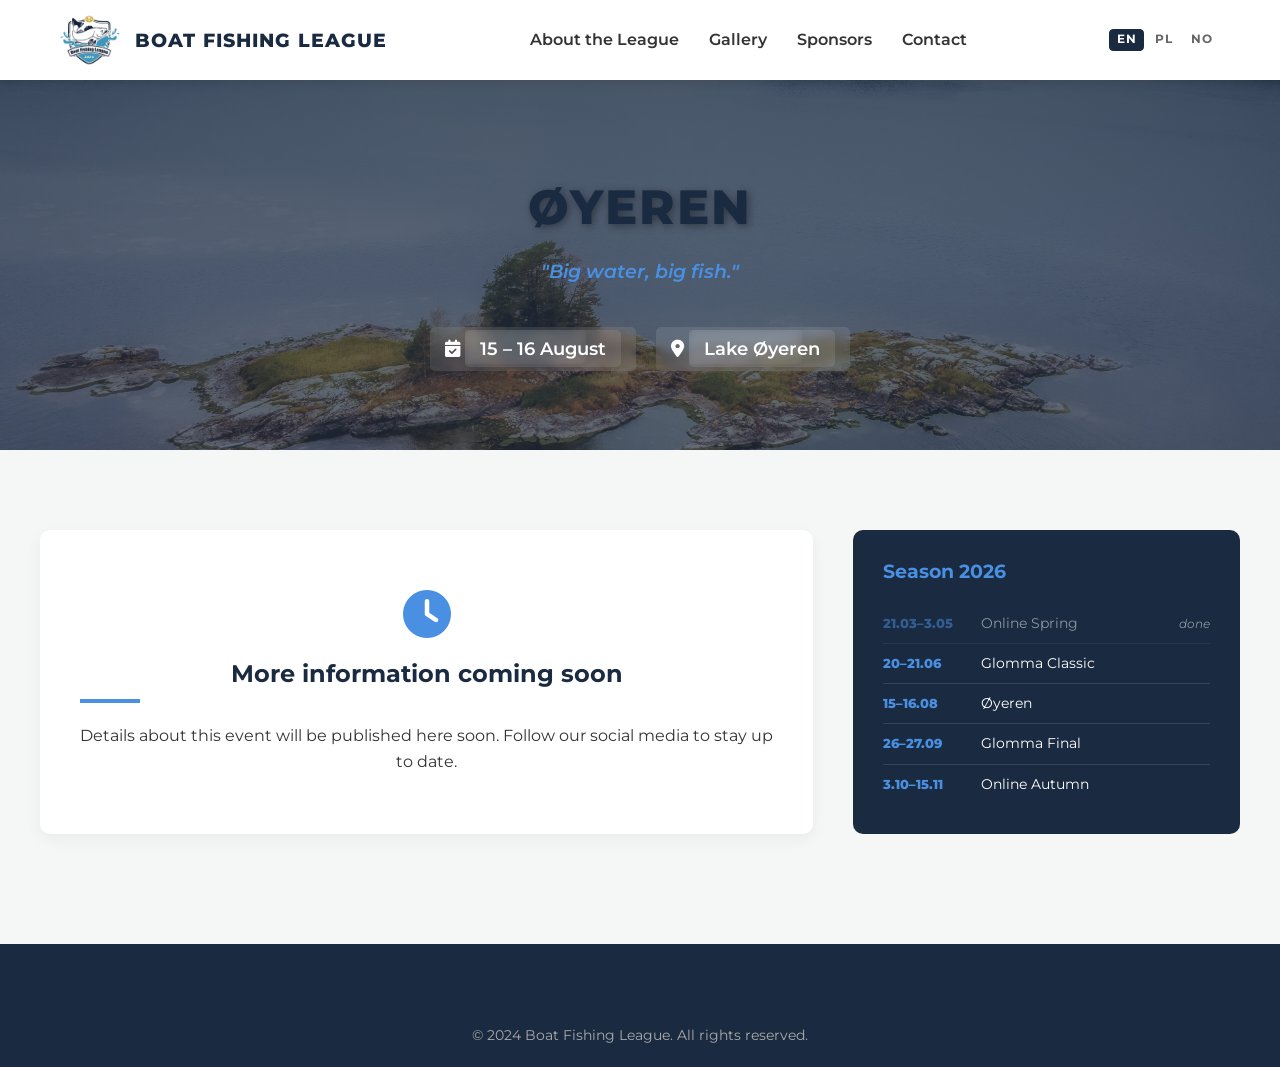
<file: tournaments/oyeren.html>
<!doctype html>
<html lang="en" data-i18n-title="oyeren.page.title">
  <head>
    <meta charset="UTF-8" />
    <meta name="viewport" content="width=device-width, initial-scale=1.0" />
    <title>Øyeren | Boat Fishing League</title>
    <link rel="icon" type="image/webp" href="../media/logo.webp" />
    <link rel="stylesheet" href="../style.css" />
    <link rel="stylesheet" href="tournament_style.css" />
    <link
      href="https://fonts.googleapis.com/css2?family=Montserrat:wght@400;600;800&display=swap"
      rel="stylesheet"
    />
    <link
      rel="stylesheet"
      href="https://cdnjs.cloudflare.com/ajax/libs/font-awesome/6.4.0/css/all.min.css"
    />
    <style>
      .event-hero {
        background:
          linear-gradient(rgba(26, 42, 64, 0.8), rgba(26, 42, 64, 0.6)),
          url('../media/gallery/island-fjord-aerial.webp') center/cover no-repeat;
      }
    </style>
  </head>
  <body class="bg-light">
    <header class="navbar">
      <div class="container nav-container">
        <a href="../index.html" class="logo">
          <img src="../media/logo.webp" alt="Boat Fishing League Logo" />
          <span class="logo-text">Boat Fishing League</span>
        </a>
        <nav class="nav-links">
          <a href="../index.html#o-nas" data-i18n="nav.about">About the League</a>
          <a href="../index.html#galeria" data-i18n="nav.gallery">Gallery</a>
          <a href="../index.html#sponsorzy" data-i18n="nav.sponsors">Sponsors</a>
          <a href="../index.html#kontakt" data-i18n="nav.contact">Contact</a>
        </nav>
        <div class="lang-switcher">
          <button class="lang-btn" data-lang="en" aria-pressed="true" title="English">EN</button>
          <button class="lang-btn" data-lang="pl" aria-pressed="false" title="Polski">PL</button>
          <button class="lang-btn" data-lang="no" aria-pressed="false" title="Norsk">NO</button>
        </div>
        <button class="nav-toggle" aria-label="Menu" aria-expanded="false">
          <span></span>
          <span></span>
          <span></span>
        </button>
      </div>
    </header>

    <section class="hero event-hero">
      <div class="hero-content">
        <h1>Øyeren</h1>
        <p class="event-subtitle" data-i18n="oyeren.subtitle">"Big water, big fish."</p>
        <div class="event-meta">
          <span><i class="fas fa-calendar-check"></i> <span data-i18n="oyeren.date">15 – 16 August</span></span>
          <span><i class="fas fa-map-marker-alt"></i> <span data-i18n="oyeren.location">Lake Øyeren</span></span>
        </div>
      </div>
    </section>

    <section class="section-padding container">
      <div class="event-layout">
        <div class="event-main-content">
          <div class="content-box" style="text-align: center; padding: 60px 40px;">
            <i class="fas fa-clock" style="font-size: 3rem; color: var(--secondary-color); margin-bottom: 20px; display: block;"></i>
            <h2 data-i18n="event.coming_soon.title">More information coming soon</h2>
            <div class="divider"></div>
            <p data-i18n="event.coming_soon.p">Details about this event will be published here soon. Follow our social media to stay up to date.</p>
          </div>
        </div>

        <div class="event-sidebar">
          <div class="sidebar-widget">
            <h3 data-i18n="glomma.season.title">Season 2026</h3>
            <ul class="season-list">
              <li class="done">
                <span class="s-date">21.03–3.05</span>
                <span data-i18n="glomma.season.online_spring">Online Spring</span>
                <span class="s-done" data-i18n="glomma.season.done">done</span>
              </li>
              <li>
                <span class="s-date">20–21.06</span>
                <span>Glomma Classic</span>
              </li>
              <li>
                <span class="s-date">15–16.08</span>
                <span data-i18n="glomma.season.oyeren">Øyeren</span>
              </li>
              <li>
                <span class="s-date">26–27.09</span>
                <span data-i18n="glomma.season.glomma_final">Glomma Finał</span>
              </li>
              <li>
                <span class="s-date">3.10–15.11</span>
                <span data-i18n="glomma.season.online_autumn">Online Autumn</span>
              </li>
            </ul>
          </div>
        </div>
      </div>
    </section>

    <footer class="footer">
      <div class="container footer-bottom" style="border-top: none">
        <p data-i18n="footer.rights">&copy; 2024 Boat Fishing League. All rights reserved.</p>
      </div>
    </footer>
    <script src="../i18n.js"></script>
    <script>
      const toggle = document.querySelector('.nav-toggle');
      const navLinks = document.querySelector('.nav-links');
      toggle.addEventListener('click', () => {
        const isOpen = navLinks.classList.toggle('open');
        toggle.classList.toggle('open', isOpen);
        toggle.setAttribute('aria-expanded', isOpen);
      });
      navLinks.querySelectorAll('a').forEach(link => {
        link.addEventListener('click', () => {
          navLinks.classList.remove('open');
          toggle.classList.remove('open');
          toggle.setAttribute('aria-expanded', 'false');
        });
      });
    </script>
  </body>
</html>
</file>
<file: style.css>
/* --- ZMIENNE I REASET --- */
:root {
  /* Kolory na podstawie logo */
  --primary-color: #1a2a40; /* Ciemny granat */
  --secondary-color: #4a90e2; /* Jasny niebieski/woda */
  --text-color: #333333;
  --text-light: #666666;
  --bg-light: #f4f7f6;
  --white: #ffffff;
  --transition: all 0.3s ease-in-out;
}

* {
  margin: 0;
  padding: 0;
  box-sizing: border-box;
}

body {
  font-family: 'Montserrat', sans-serif;
  color: var(--text-color);
  line-height: 1.6;
}

h1,
h2,
h3,
h4 {
  line-height: 1.3;
  color: var(--primary-color);
  margin-bottom: 15px;
}

p {
  margin-bottom: 1rem;
}

p:last-child,
ul:last-child {
  margin-bottom: 0;
}

a {
  text-decoration: none;
  color: inherit;
}

ul {
  list-style: none;
}

.container {
  max-width: 1200px;
  margin: 0 auto;
  padding: 0 20px;
}

.section-padding {
  padding: 80px 0;
}

.bg-light {
  background-color: var(--bg-light);
}

/* --- NAGŁÓWEK (NAVBAR) --- */
.navbar {
  background-color: var(--white);
  box-shadow: 0 2px 10px rgba(0, 0, 0, 0.1);
  position: fixed;
  width: 100%;
  top: 0;
  z-index: 1000;
}

.nav-container {
  display: flex;
  justify-content: space-between;
  align-items: center;
  height: 80px;
}

.logo img {
  height: 60px;
  display: block;
}

.logo {
  display: flex;
  align-items: center;
  gap: 15px; /* Odstęp między obrazkiem a tekstem */
}

.logo-text {
  font-size: 1.2rem;
  font-weight: 800;
  color: var(--primary-color);
  text-transform: uppercase;
  letter-spacing: 1px;
}

.nav-links {
  display: flex;
  align-items: center;
  gap: 30px;
  font-weight: 600;
}

.nav-links a:not(.btn-primary) {
  transition: var(--transition);
}

.nav-links a:not(.btn-primary):hover {
  color: var(--secondary-color);
}

/* --- HAMBURGER (MOBILE) --- */
.nav-toggle {
  display: none;
  flex-direction: column;
  justify-content: center;
  gap: 5px;
  background: none;
  border: none;
  cursor: pointer;
  padding: 8px;
  z-index: 1001;
}

.nav-toggle span {
  display: block;
  width: 25px;
  height: 3px;
  background-color: var(--primary-color);
  border-radius: 3px;
  transition: var(--transition);
  transform-origin: center;
}

.nav-toggle.open span:nth-child(1) {
  transform: translateY(8px) rotate(45deg);
}

.nav-toggle.open span:nth-child(2) {
  opacity: 0;
  transform: scaleX(0);
}

.nav-toggle.open span:nth-child(3) {
  transform: translateY(-8px) rotate(-45deg);
}

/* --- PRZYCISKI --- */
.btn-primary {
  background-color: var(--primary-color);
  color: var(--white);
  padding: 10px 24px;
  border-radius: 5px;
  transition: var(--transition);
}

.btn-primary:hover {
  background-color: var(--secondary-color);
  color: var(--white);
}

.btn-secondary {
  background-color: transparent;
  color: var(--white);
  padding: 12px 30px;
  border: 2px solid var(--white);
  border-radius: 5px;
  font-size: 1.1rem;
  font-weight: 600;
  transition: var(--transition);
}

.btn-secondary:hover {
  background-color: var(--white);
  color: var(--primary-color);
}

/* --- SEKCJA HERO --- */
.hero {
  min-height: 100vh;
  padding-top: 80px;
  margin-top: 0;
  /* Wykorzystanie zdjęcia startujących łodzi z przyciemnieniem dla czytelności tekstu */
  background:
    linear-gradient(rgba(26, 42, 64, 0.7), rgba(26, 42, 64, 0.4)),
    url('./media/home_page_background.webp') center/cover no-repeat;
  display: flex;
  align-items: center;
  justify-content: center;
  text-align: center;
  color: var(--white);
  position: relative;
}

.hero-content {
  max-width: 800px;
  padding: 0 20px;
}

.hero-content h1 {
  font-size: 3rem;
  font-weight: 800;
  margin-bottom: 20px;
  text-transform: uppercase;
  letter-spacing: 2px;
  line-height: 1.2;
  text-shadow: 2px 2px 8px rgba(0, 0, 0, 0.4);
}

.hero-content p {
  font-size: 1.2rem;
  margin-bottom: 40px;
}

/* --- SEKCJA SOCIALI W HERO --- */
.hero-socials {
  position: absolute;
  bottom: 40px; /* Odstęp od dolnej krawędzi ekranu */
  left: 50%;
  transform: translateX(-50%); /* Idealne wyśrodkowanie w poziomie */

  display: flex;
  align-items: center;
  gap: 15px;

  padding: 10px 15px 10px 30px;
  background: rgba(26, 42, 64, 0.6); /* Przezroczyste granatowe tło */
  border: 1px solid rgba(255, 255, 255, 0.2); /* Delikatna ramka */
  border-radius: 50px; /* Zaokrąglenie w kształt "pigułki" */
  backdrop-filter: blur(5px); /* Efekt szkła (rozmycie tła) */
  color: var(--white);
  z-index: 2;
}

.hero-socials span {
  font-size: 0.85rem;
  font-weight: 600;
  text-transform: uppercase;
  letter-spacing: 1px;
  margin-right: 10px;
}

/* Style okrągłych przycisków z ikonami */
.hero-socials a {
  display: flex;
  align-items: center;
  justify-content: center;
  width: 40px;
  height: 40px;
  border-radius: 50%;
  background-color: rgba(255, 255, 255, 0.1);
  color: var(--white);
  font-size: 1.1rem;
  transition: var(--transition);
}

.hero-socials a:hover {
  background-color: var(
    --secondary-color
  ); /* Zmiana koloru na niebieski przy najechaniu */
  transform: translateY(-3px); /* Lekkie uniesienie */
  box-shadow: 0 5px 15px rgba(0, 0, 0, 0.3);
}

/* Dostosowanie na urządzeniach mobilnych */
@media (max-width: 768px) {
  .hero-socials {
    bottom: 20px;
    padding: 8px 12px 8px 20px;
  }

  .hero-socials span {
    font-size: 0.75rem;
  }

  .hero-socials a {
    width: 35px;
    height: 35px;
    font-size: 1rem;
  }
}

.next-event-badge {
  display: inline-flex;
  align-items: center;
  gap: 10px;
  background: var(--secondary-color);
  color: var(--white);
  padding: 8px 20px;
  border-radius: 50px;
  font-size: 0.9rem;
  margin-bottom: 25px;
  animation: fadeInDown 0.8s ease-out;

  text-decoration: none;
  transition: var(--transition);
  box-shadow: 0 4px 10px rgba(74, 144, 226, 0.3);
}

.next-event-badge:hover {
  background-color: var(--white);
  color: var(--primary-color);
  transform: translateY(-2px);
  box-shadow: 0 6px 15px rgba(74, 144, 226, 0.5);
}

.hero-btns {
  display: flex;
  gap: 20px;
  justify-content: center;
  margin-top: 30px;
}

.btn-primary-large {
  background-color: var(--secondary-color);
  color: var(--white);
  padding: 15px 35px;
  border-radius: 5px;
  font-weight: 800;
  text-transform: uppercase;
  transition: var(--transition);
  box-shadow: 0 4px 15px rgba(74, 144, 226, 0.4);
}

.btn-primary-large:hover {
  transform: translateY(-3px);
  background-color: var(--white);
  color: var(--primary-color);
}

/* --- SEKCJA LISTY ZAWODÓW --- */
.events-grid {
  display: flex;
  flex-direction: column;
  gap: 15px;
  max-width: 900px;
  margin: 0 auto;
}

.event-card {
  display: flex;
  align-items: center;
  background: var(--white);
  padding: 20px;
  border-radius: 10px;
  box-shadow: 0 5px 15px rgba(0, 0, 0, 0.05);
  border-left: 5px solid #ccc;
  transition: var(--transition);
}

.event-card.highlight {
  border-left-color: var(--secondary-color);
  background: #f0f7ff;
}

.event-date {
  font-weight: 800;
  font-size: 1.5rem;
  line-height: 1;
  text-align: center;
  min-width: 80px;
  color: var(--primary-color);
}

.event-date span {
  display: block;
  font-size: 0.8rem;
  color: var(--text-light);
}

.event-info {
  flex: 1;
  padding: 0 30px;
}

.event-info h3 {
  margin-bottom: 5px;
  color: var(--primary-color);
}

.event-info p {
  font-size: 0.9rem;
  color: var(--text-light);
}

.status {
  display: inline-block;
  font-size: 0.75rem;
  font-weight: 700;
  text-transform: uppercase;
  color: var(--secondary-color);
  margin-top: 5px;
}

.btn-event {
  padding: 10px 20px;
  border: 2px solid var(--primary-color);
  border-radius: 5px;
  font-weight: 600;
  transition: var(--transition);
}

.btn-event:hover:not(.disabled) {
  background: var(--primary-color);
  color: var(--white);
}

.btn-event.disabled {
  border-color: #ccc;
  color: #ccc;
  cursor: not-allowed;
}

/* Animacja dla Badge */
@keyframes fadeInDown {
  from {
    opacity: 0;
    transform: translateY(-20px);
  }
  to {
    opacity: 1;
    transform: translateY(0);
  }
}

/* --- SEKCJA O NAS --- */
.about {
  display: flex;
  align-items: center;
  gap: 50px;
}

.about-text {
  flex: 1;
}

.about-text h2 {
  font-size: 2.5rem;
  color: var(--primary-color);
  margin-bottom: 10px;
}

.divider {
  height: 4px;
  width: 60px;
  background-color: var(--secondary-color);
  margin-bottom: 20px;
}

.divider.center {
  margin: 0 auto 20px auto;
}

.about-text p {
  color: var(--text-light);
  margin-bottom: 15px;
  font-size: 1.1rem;
}

.about-image {
  flex: 1;
}

.about-image img {
  width: 100%;
  border-radius: 10px;
  box-shadow: 0 10px 30px rgba(0, 0, 0, 0.15);
}

/* --- GALERIA --- */
.section-header {
  text-align: center;
  margin-bottom: 50px;
}

.section-header h2 {
  font-size: 2.5rem;
  color: var(--primary-color);
  margin-bottom: 10px;
}

.gallery-grid {
  display: grid;
  grid-template-columns: repeat(auto-fit, minmax(280px, 1fr));
  gap: 20px;
}

.gallery-img {
  width: 100%;
  height: 300px;
  object-fit: cover;
  border-radius: 8px;
  transition: var(--transition);
  cursor: pointer;
  box-shadow: 0 5px 15px rgba(0, 0, 0, 0.1);
}

.gallery-img:hover {
  transform: translateY(-10px);
  box-shadow: 0 15px 30px rgba(0, 0, 0, 0.2);
}

/* --- SEKCJA SPONSORZY --- */
.sponsors-grid {
  display: grid;
  grid-template-columns: repeat(auto-fill, minmax(150px, 1fr));
  gap: 20px;
  align-items: center;
}

.sponsor-slot {
  display: flex;
  align-items: center;
  justify-content: center;
  padding: 20px 15px;
  background: var(--white);
  border-radius: 8px;
  box-shadow: 0 2px 10px rgba(0, 0, 0, 0.06);
  min-height: 100px;
  transition: var(--transition);
}

.sponsor-slot:hover {
  box-shadow: 0 6px 20px rgba(0, 0, 0, 0.12);
  transform: translateY(-3px);
}

.sponsor-slot img {
  max-width: 100%;
  max-height: 70px;
  object-fit: contain;
  transition: var(--transition);
}

.sponsor-slot:hover img {
  transform: scale(1.05);
}

.sponsor-placeholder {
  border: 2px dashed #d0d8e4;
  background: transparent;
  box-shadow: none;
}

.sponsor-placeholder:hover {
  box-shadow: none;
  transform: none;
}

@media (max-width: 768px) {
  .sponsors-grid {
    grid-template-columns: repeat(auto-fill, minmax(120px, 1fr));
    gap: 15px;
  }

  .sponsor-slot {
    min-height: 80px;
    padding: 15px 10px;
  }
}

/* --- STOPKA --- */
.footer {
  background-color: var(--primary-color);
  color: var(--white);
  padding: 60px 0 20px 0;
}

.footer-content {
  display: flex;
  justify-content: space-between;
  flex-wrap: wrap;
  gap: 40px;
  margin-bottom: 40px;
}

.footer-col {
  flex: 1;
  min-width: 250px;
}

.footer-logo {
  height: 70px;
  margin-bottom: 15px;
  background-color: white; /* Dodane białe tło pod logo w stopce, by było widać czarne elementy */
  padding: 5px;
  border-radius: 5px;
}

.footer-col h3 {
  font-size: 1.2rem;
  margin-bottom: 20px;
  color: var(--secondary-color);
}

.footer-col ul li {
  margin-bottom: 10px;
}

.footer-col ul li a:hover {
  color: var(--secondary-color);
}

.footer-bottom {
  text-align: center;
  padding-top: 20px;
  border-top: 1px solid rgba(255, 255, 255, 0.1);
  font-size: 0.9rem;
  color: #aaaaaa;
}

/* --- PRZEŁĄCZNIK JĘZYKA --- */
.lang-switcher {
  display: flex;
  align-items: center;
  gap: 3px;
}

.lang-btn {
  background: none;
  border: 1.5px solid transparent;
  border-radius: 4px;
  padding: 4px 7px;
  font-size: 0.72rem;
  font-weight: 700;
  font-family: 'Montserrat', sans-serif;
  letter-spacing: 0.5px;
  cursor: pointer;
  color: var(--text-light);
  transition: var(--transition);
  line-height: 1;
}

.lang-btn:hover {
  color: var(--primary-color);
  border-color: var(--primary-color);
}

.lang-btn.active {
  background: var(--primary-color);
  color: var(--white);
  border-color: var(--primary-color);
}

/* --- RESPONSYWNOŚĆ (DLA TELEFONÓW) --- */
@media (max-width: 768px) {
  /* Nawigacja — hamburger */
  .nav-toggle {
    display: flex;
  }

  .nav-links {
    position: absolute;
    top: 80px;
    left: 0;
    width: 100%;
    background: var(--white);
    flex-direction: column;
    align-items: stretch;
    gap: 0;
    padding: 0;
    box-shadow: 0 5px 15px rgba(0, 0, 0, 0.12);
    display: none;
  }

  .nav-links.open {
    display: flex;
  }

  .nav-links a:not(.btn-primary) {
    padding: 15px 20px;
    border-bottom: 1px solid var(--bg-light);
  }

  .nav-links .btn-primary {
    margin: 15px 20px;
    text-align: center;
  }

  /* Odstępy sekcji */
  .section-padding {
    padding: 50px 0;
  }

  /* Typografia */
  .section-header h2,
  .about-text h2 {
    font-size: 1.9rem;
  }

  .hero-content h1 {
    font-size: 2.2rem;
  }

  /* Przyciski hero */
  .hero-btns {
    flex-direction: column;
    align-items: center;
    gap: 12px;
  }

  /* Sekcja O nas */
  .about {
    flex-direction: column;
    gap: 30px;
  }

  /* Karty zawodów */
  .event-card {
    flex-wrap: wrap;
    gap: 12px;
  }

  .event-info {
    padding: 0 10px;
  }

  /* Galeria */
  .gallery-grid {
    grid-template-columns: 1fr;
  }

  .gallery-img {
    height: auto;
    aspect-ratio: 16 / 9;
  }

  /* Stopka */
  .footer-col {
    min-width: unset;
    flex: unset;
    width: 100%;
  }

  .footer-content {
    gap: 25px;
  }
}

@media (max-width: 480px) {
  .hero-content h1 {
    font-size: 1.8rem;
    letter-spacing: 1px;
  }

  .next-event-badge {
    font-size: 0.8rem;
    padding: 6px 14px;
  }

  .nav-container {
    height: 65px;
  }

  .logo img {
    height: 45px;
  }

  .logo-text {
    font-size: 1rem;
  }

  .nav-links {
    top: 65px;
  }

  .btn-primary-large,
  .btn-secondary {
    padding: 12px 24px;
    font-size: 1rem;
  }

  .hero {
    padding-top: 65px;
  }
}

@media (max-width: 380px) {
  .logo-text {
    display: none;
  }

  .lang-btn {
    padding: 3px 5px;
    font-size: 0.65rem;
  }
}
</file>
<file: tournaments/tournament_style.css>
/* --- STYLE PODSTRONY ZAWODÓW (Vansjø 30) --- */

.event-hero {
  min-height: 50vh;
  padding-top: 100px;
  background: linear-gradient(rgba(26, 42, 64, 0.8), rgba(26, 42, 64, 0.6));
}

.event-subtitle {
  font-size: 1.5rem;
  font-weight: 600;
  color: var(--secondary-color);
  margin-bottom: 20px;
  font-style: italic;
}

.event-meta {
  display: flex;
  gap: 20px;
  justify-content: center;
  font-size: 1.1rem;
  font-weight: 600;
}

.event-meta span {
  background: rgba(255, 255, 255, 0.1);
  padding: 8px 15px;
  border-radius: 5px;
  backdrop-filter: blur(5px);
}

.event-layout {
  display: grid;
  grid-template-columns: 2fr 1fr;
  gap: 40px;
}

.content-box {
  background: var(--white);
  padding: 40px;
  border-radius: 10px;
  box-shadow: 0 5px 15px rgba(0, 0, 0, 0.05);
  margin-bottom: 30px;
}

.content-box h2 {
  margin-bottom: 10px;
}

.content-box h3 {
  margin-top: 30px;
  margin-bottom: 15px;
}

.feature-list li {
  margin-bottom: 15px;
  display: grid;
  grid-template-columns: 30px 1fr;
  gap: 10px;
  align-items: start;
}

.feature-list i {
  color: var(--secondary-color);
  font-size: 1.2rem;
  margin-top: 2px;
  text-align: center;
}

.alert-box {
  background-color: #fff3cd;
  border-left: 5px solid #ffc107;
  padding: 20px;
  margin-top: 20px;
  border-radius: 5px;
  color: #856404;
  line-height: 1.8;
}

.sidebar-widget {
  background: var(--primary-color);
  color: var(--white);
  padding: 30px;
  border-radius: 10px;
  margin-bottom: 30px;
}

.sidebar-widget h3 {
  color: var(--secondary-color);
  margin-bottom: 20px;
}

.day-schedule {
  margin-bottom: 25px;
}

.day-schedule:last-child {
  margin-bottom: 0;
}

.day-schedule h4 {
  color: var(--white);
  margin-bottom: 15px;
  font-size: 1.1rem;
  border-bottom: 1px solid rgba(255, 255, 255, 0.2); /* Lekka linia oddzielająca dni */
  padding-bottom: 8px;
}

.day-schedule li {
  margin-bottom: 10px;
  display: flex;
  gap: 10px;
}

.day-schedule span {
  font-weight: 800;
  color: var(--secondary-color);
  min-width: 45px;
}

.full-width {
  display: block;
  width: 100%;
  text-align: center;
  margin-bottom: 15px;
}

.action-widget .btn-secondary {
  /* Zmieniamy kolor tekstu i ramki na granatowy, bo tło jest białe */
  color: var(--primary-color);
  border-color: var(--primary-color);
  background-color: transparent;
  display: block;
  width: 100%;
  text-align: center;
  margin-bottom: 15px;
  box-sizing: border-box;
}

.action-widget .btn-secondary:hover {
  /* Przy najechaniu przycisk wypełnia się granatem, a tekst staje się biały */
  background-color: var(--primary-color);
  color: var(--white);
}

/* Dodatkowo upewnijmy się, że przycisk "Zapisz się" też ma pełną szerokość */
.action-widget .btn-primary-large {
  display: block;
  width: 100%;
  text-align: center;
  box-sizing: border-box;
}

.action-widget {
  background: var(--white);
  border: 2px solid var(--primary-color);
  color: var(--text-color);
}

.action-widget h3 {
  color: var(--primary-color);
}

@media (max-width: 900px) {
  .event-layout {
    grid-template-columns: 1fr;
    gap: 25px;
  }
  .event-meta {
    flex-direction: column;
    gap: 10px;
  }
}

@media (max-width: 768px) {
  .content-box,
  .sidebar-widget {
    padding: 20px;
  }

  .event-subtitle {
    font-size: 1.2rem;
  }

  .content-box h2 {
    font-size: 1.6rem;
  }
}

@media (max-width: 480px) {
  .event-hero {
    min-height: 40vh;
    padding-top: 80px;
  }

  .event-meta span {
    font-size: 0.9rem;
    padding: 6px 12px;
  }

  .content-box,
  .sidebar-widget {
    padding: 16px;
  }
}

.season-list {
  list-style: none;
  padding: 0;
  margin: 0;
}

.season-list li {
  display: flex;
  align-items: center;
  gap: 8px;
  padding: 8px 0;
  border-bottom: 1px solid rgba(255, 255, 255, 0.12);
  font-size: 0.9rem;
}

.season-list li:last-child {
  border-bottom: none;
}

.season-list .s-date {
  font-weight: 800;
  color: var(--secondary-color);
  min-width: 90px;
  flex-shrink: 0;
  font-size: 0.82rem;
}

.season-list li.done {
  opacity: 0.5;
}

.season-list .s-done {
  font-size: 0.75rem;
  font-style: italic;
  margin-left: auto;
  white-space: nowrap;
}

/* --- GALERIA TURNIEJOWA --- */

.t-gallery-masonry {
  columns: 4;
  column-gap: 10px;
  max-width: 1400px;
  margin: 0 auto;
  padding: 0 20px;
}

.t-gallery-item {
  break-inside: avoid;
  display: block;
  margin: 0 0 10px;
  padding: 0;
  border: none;
  background: none;
  cursor: pointer;
  width: 100%;
  border-radius: 8px;
  overflow: hidden;
}

.t-gallery-item img {
  width: 100%;
  height: auto;
  display: block;
  transition: transform 0.25s ease, opacity 0.25s ease;
}

.t-gallery-item:hover img {
  transform: scale(1.04);
  opacity: 0.82;
}

.t-gallery-item:focus-visible {
  outline: 3px solid var(--secondary-color);
  outline-offset: 2px;
}

/* --- LIGHTBOX --- */

dialog.t-lightbox {
  border: none;
  background: none;
  padding: 0;
  margin: 0;
  inset: 0;
  width: 100vw;
  height: 100vh;
  max-width: 100vw;
  max-height: 100vh;
  overflow: hidden;
}

dialog.t-lightbox[open] {
  display: flex;
  align-items: center;
  justify-content: center;
}

dialog.t-lightbox::backdrop {
  background: rgba(0, 0, 0, 0.93);
}

.t-lightbox-img {
  max-width: 90vw;
  max-height: 88vh;
  object-fit: contain;
  display: block;
  border-radius: 4px;
  box-shadow: 0 8px 40px rgba(0, 0, 0, 0.5);
}

.t-lightbox-close,
.t-lightbox-prev,
.t-lightbox-next {
  position: absolute;
  background: rgba(255, 255, 255, 0.12);
  border: none;
  color: #fff;
  cursor: pointer;
  border-radius: 50%;
  width: 48px;
  height: 48px;
  display: flex;
  align-items: center;
  justify-content: center;
  font-size: 1.3rem;
  transition: background 0.2s;
  backdrop-filter: blur(6px);
  flex-shrink: 0;
}

.t-lightbox-close:hover,
.t-lightbox-prev:hover,
.t-lightbox-next:hover {
  background: rgba(255, 255, 255, 0.28);
}

.t-lightbox-close {
  top: 18px;
  right: 18px;
}

.t-lightbox-prev {
  left: 18px;
  top: 50%;
  transform: translateY(-50%);
}

.t-lightbox-next {
  right: 18px;
  top: 50%;
  transform: translateY(-50%);
}

.t-lightbox-counter {
  position: absolute;
  bottom: 18px;
  left: 50%;
  transform: translateX(-50%);
  color: rgba(255, 255, 255, 0.65);
  font-size: 0.85rem;
  font-family: 'Montserrat', sans-serif;
  letter-spacing: 0.06em;
  white-space: nowrap;
  pointer-events: none;
}

@media (max-width: 1200px) {
  .t-gallery-masonry { columns: 3; }
}

@media (max-width: 768px) {
  .t-gallery-masonry {
    columns: 2;
    column-gap: 8px;
    padding: 0 12px;
  }
  .t-gallery-item { margin-bottom: 8px; }
  .t-lightbox-prev,
  .t-lightbox-next {
    width: 40px;
    height: 40px;
    font-size: 1rem;
  }
}

@media (max-width: 480px) {
  .t-gallery-masonry { columns: 2; }
}
</file>
